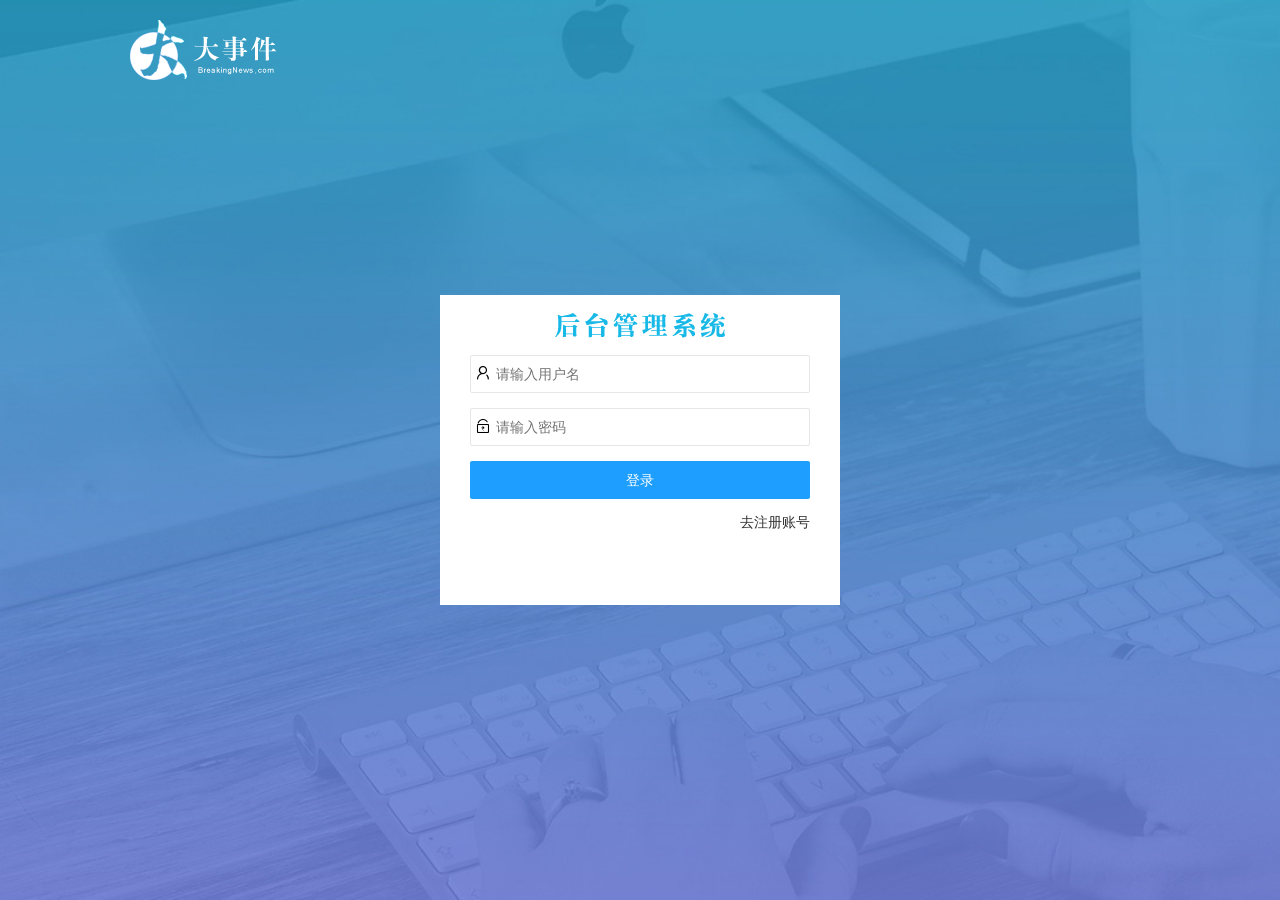
<file: index.html>
<!DOCTYPE html>
<html>

<head>
    <meta charset="utf-8">
    <meta name="viewport" content="width=device-width, initial-scale=1, maximum-scale=1">
    <title>117 首页</title>
    <link rel="stylesheet" href="./assets/lib/layui/css/layui.css">
    <link rel="stylesheet" href="./index/index.css">
</head>

<body class="layui-layout-body">
    <div class="layui-layout layui-layout-admin">
        <!-- 头部区域 -->
        <div class="layui-header">
            <!-- 左侧：图片 -->
            <div class="layui-logo">
                <img src="./assets/images/logo.png" alt="">
            </div>
            <!-- 右侧：个人菜单 -->
            <ul class="layui-nav layui-layout-right">
                <li class="layui-nav-item">
                    <a href="javascript:;" class="userinfo">
                        <span class="avatar">L</span>
                        <img src="http://t.cn/RCzsdCq" class="layui-nav-img"> 个人中心
                    </a>

                    <dl class="layui-nav-child">
                        <dd><a href="./user/info/info.html">基本资料</a></dd>
                        <dd><a href="">更换头像</a></dd>
                        <dd><a href="./user/repwd/repwd.html">重置密码</a></dd>
                    </dl>

                </li>

                <li class="layui-nav-item">
                    <a href="javascript:;" id="logout">
                        <i class="layui-icon layui-icon-logout"></i>退出
                    </a>
                </li>

            </ul>
        </div>


        <div class="layui-side layui-bg-black">
            <div class="layui-side-scroll">
                <!-- 左侧：顶部欢迎词 -->
                <div class="userinfo">
                    <span class="avatar">L</span>
                    <img src="http://t.cn/RCzsdCq" class="layui-nav-img"> 欢迎你
                    <span class="username">卢七爷</span>
                </div>

                <!-- 左侧：导航区-->
                <ul class="layui-nav layui-nav-tree" lay-filter="test" lay-shrink="all">
                    <!-- ***************************************************首页 -->
                    <li class="layui-nav-item layui-this">
                        <a href="./home/home.html" target="fm">
                            <i class="layui-icon layui-icon-home"></i>首页
                        </a>
                    </li>


                    <!-- ***************************************************文章管理 -->
                    <li class="layui-nav-item">

                        <a class="" href="javascript:;">
                            <i class="layui-icon layui-icon-form"></i>文章管理
                        </a>

                        <dl class="layui-nav-child">
                            <dd>
                                <a href="./article/category/category.html" target="fm">
                                    <i class="layui-icon layui-icon-app"></i>类别管理
                                </a>
                            </dd>


                            <dd>
                                <a href="./article/article.html" target="fm">
                                    <i class="layui-icon layui-icon-app"></i>文章列表
                                </a>
                            </dd>


                            <dd>
                                <a href="./article/publisher.html" target="fm">
                                    <i class="layui-icon layui-icon-app"></i>发表文章
                                </a>
                            </dd>
                        </dl>
                    </li>

                    <!-- *****************************************************个人中心 -->
                    <li class="layui-nav-item">


                        <a href="javascript:;">
                            <i class="layui-icon layui-icon-user"></i>个人中心
                        </a>


                        <dl class="layui-nav-child">

                            <dd>
                                <a href="./user/info/info.html" target="fm">
                                    <i class="layui-icon layui-icon-app"></i>基本资料
                                </a>
                            </dd>

                            <dd>
                                <a href="./user/repwd/repwd.html" target="fm">
                                    <i class="layui-icon layui-icon-app"></i> 重置密码
                                </a>
                            </dd>

                            <dd>
                                <a href="./user/avatar/avatar.html" target="fm">
                                    <i class="layui-icon layui-icon-app"></i>更换头像
                                </a>
                            </dd>
                        </dl>



                    </li>
                </ul>
            </div>
        </div>

        <div class="layui-body">
            <!-- 内容主体区域 -->
            <!-- <div style="padding: 15px;">内容主体区域</div> -->
            <iframe src="./home/home.html" name="fm" frameborder="0"></iframe>
        </div>

        <div class="layui-footer">
            <!-- 底部固定区域 -->
            © layui.com - 底部固定区域
        </div>
    </div>

</body>
<script src="./assets/lib/layui/layui.all.js"></script>
<script src="./assets/lib/jquery.js"></script>
<script src="./common.js"></script>
<script src="./index/index.js"></script>

</html>
</file>
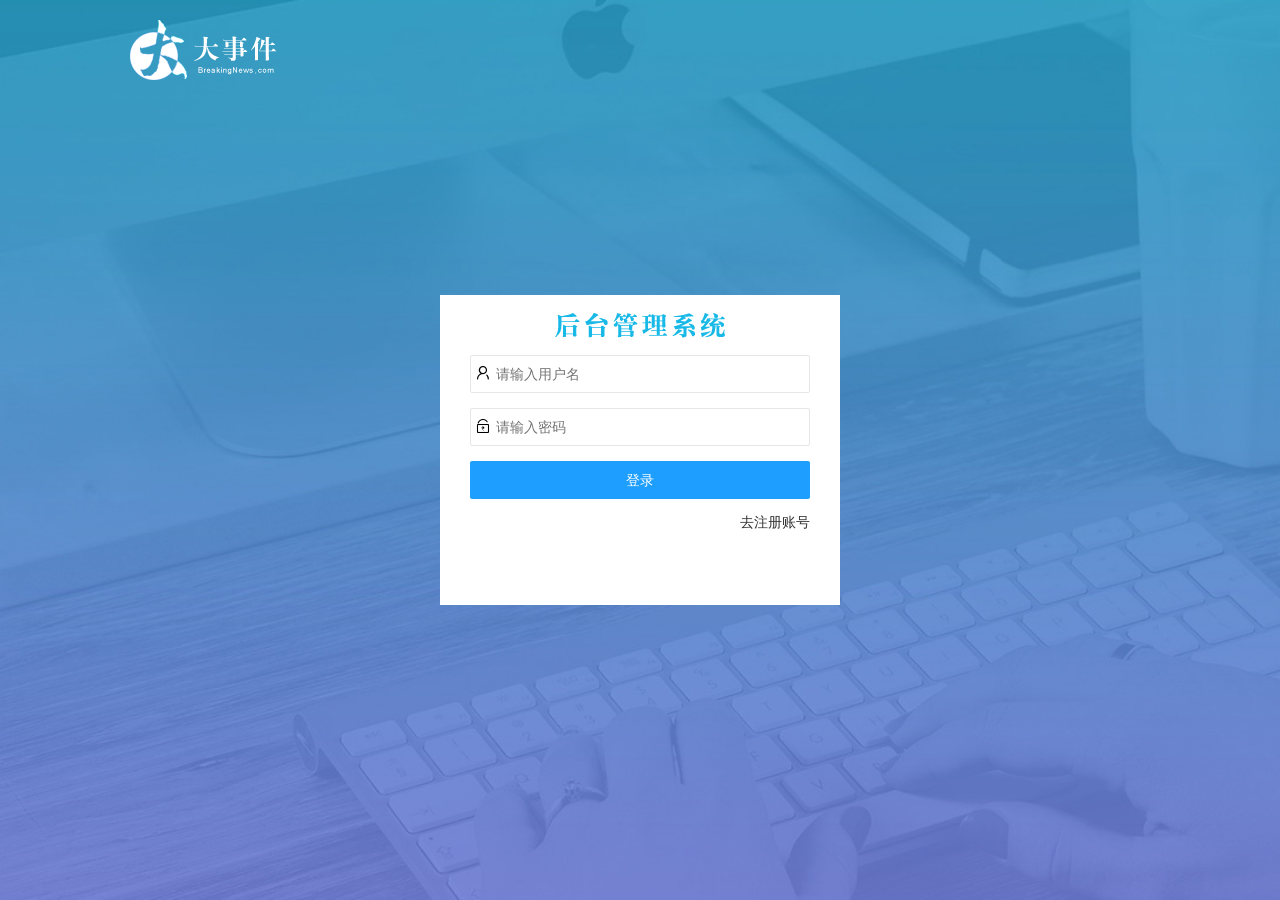
<file: login.html>
<!DOCTYPE html>
<html lang="en">

<head>
    <meta charset="UTF-8">
    <meta name="viewport" content="width=device-width, initial-scale=1.0">
    <title>login 登陆</title>
    <!-- 无论是css还是js，都需要先加载别人的css和js，最后加载自己的css和自己的js -->

    <!-- 加载css文件 -->
    <link rel="stylesheet" href="./assets/lib/layui/css/layui.css">
    <link rel="stylesheet" href="./login/login.css">


</head>

<body>
    <!-- logo -->
    <div id="logo">
        <img src="./assets/images/logo.png" />
    </div>


    <!-- 登录的盒子 start -->
    <div id="login">
        <!-- 盒子的标题 -->
        <div class="title"></div>
        <!-- 登录的表单 -->
        <form action="" class="layui-form">
            <!-- 第一行：用户名 -->
            <div class="layui-form-item">
                <i class="layui-icon layui-icon-username"></i>
                <input type="text" name="username" required lay-verify="required" placeholder="请输入用户名" autocomplete="off" class="layui-input">
            </div>
            <!-- 第二行：密码 -->
            <div class="layui-form-item">
                <i class="layui-icon layui-icon-password"></i>
                <input type="password" name="password" required lay-verify="required" placeholder="请输入密码" autocomplete="off" class="layui-input">
            </div>
            <!-- 第三行：按钮 -->
            <div class="layui-form-item">
                <button class="layui-btn layui-btn-fluid layui-bg-blue" lay-submit lay-filter="formDemo">登录</button>
            </div>
            <!-- 第四行：去注册账号 -->
            <div class="layui-form-item">
                <a href="javascript:;" id="goto-register">去注册账号</a>
            </div>
        </form>
    </div>






    <!-- 注册的盒子 start -->
    <div id="register">
        <!-- 盒子的标题 -->
        <div class="title"></div>

        <!-- 登录的表单 -->
        <form action="" class="layui-form">
            <!-- 第一行：用户名 -->
            <div class="layui-form-item">
                <i class="layui-icon layui-icon-username"></i>
                <input type="text" name="username" required lay-verify="required" placeholder="请输入用户名" autocomplete="off" class="layui-input">
            </div>


            <!-- 第二行：密码 -->
            <div class="layui-form-item">
                <i class="layui-icon layui-icon-password"></i>
                <input type="password" name="password" required lay-verify="required|changdu" placeholder="请输入密码" autocomplete="off" class="layui-input pwd">
            </div>


            <!-- 第三行：重复密码 -->
            <div class="layui-form-item">
                <i class="layui-icon layui-icon-password"></i>
                <input type="password" required lay-verify="required|changdu|same" placeholder="请再次输入密码" autocomplete="off" class="layui-input">
            </div>


            <!-- 第四行：按钮 -->
            <div class="layui-form-item">
                <button class="layui-btn layui-btn-fluid layui-bg-blue" lay-submit lay-filter="formDemo">注册</button>
            </div>
            <!-- 第无行：有账号，去登录 -->
            <div class="layui-form-item">
                <a href="javascript:;" id="goto-login">已有账号，去登录</a>
            </div>
        </form>
    </div>
</body>
<!-- 加载js文件 -->
<script src="./assets/lib/jquery.js"></script>
<script src="./assets/lib/layui/layui.all.js"></script>
<script src="./common.js"></script>
<script src="./login/login.js"></script>

</html>
</file>
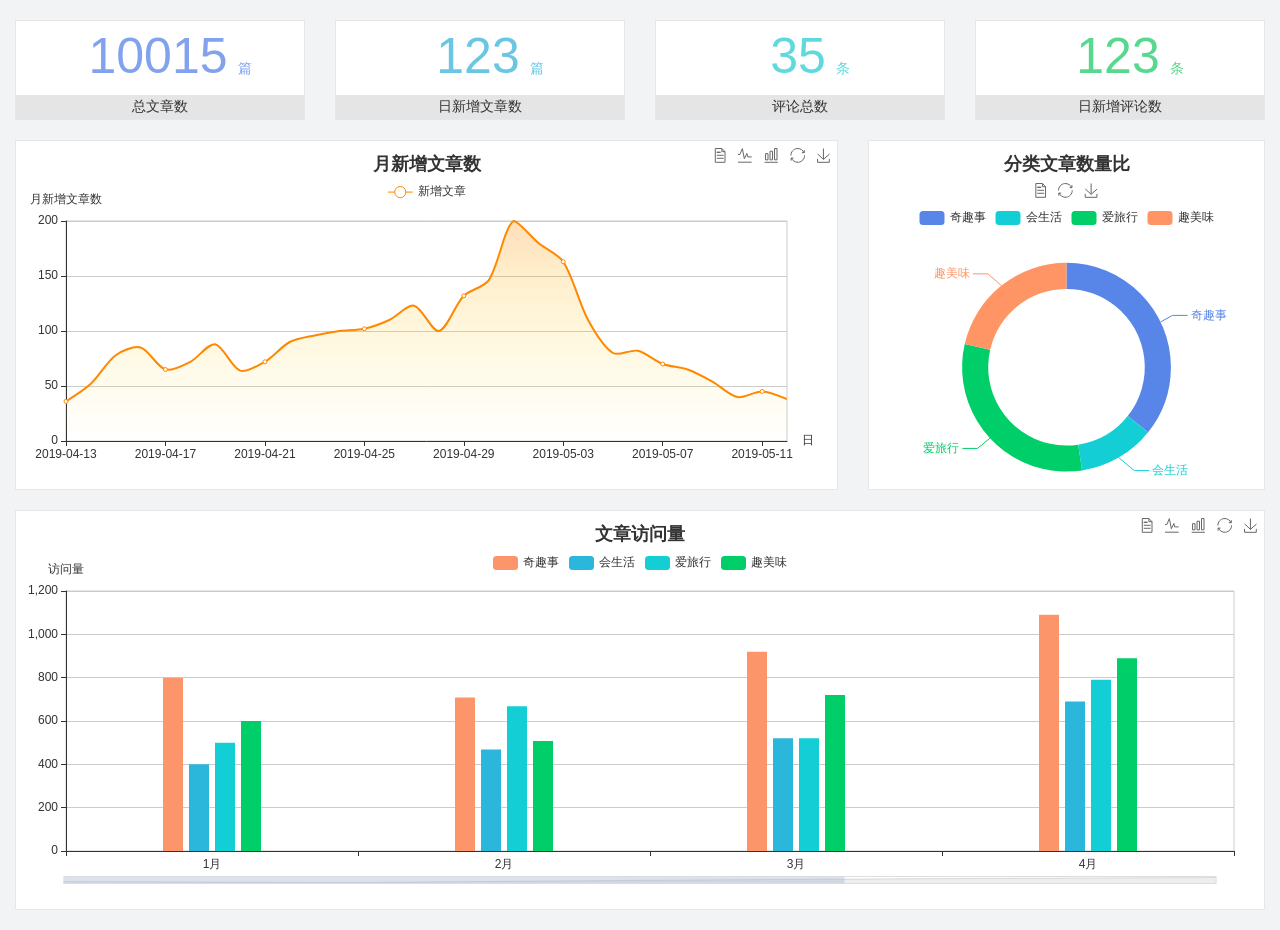
<file: home/home.html>
<!DOCTYPE html>
<html lang="en">

<head>
  <meta charset="UTF-8">
  <meta name="viewport" content="width=device-width, initial-scale=1.0">
  <meta http-equiv="X-UA-Compatible" content="ie=edge">
  <title>图表统计</title>
  <link rel="stylesheet" href="../assets/lib/bootstrap.css" />
  <link rel="stylesheet" href="./home.css" />
  <script src="../assets/lib/jquery.js"></script>
  <script type="text/javascript" src="../assets/lib/echarts.min.js"></script>
</head>

<body>
  <div class="container-fluid">
    <div class="row spannel_list">
      <div class="col-sm-3 col-xs-6">
        <div class="spannel">
          <em>10015</em><span>篇</span>
          <b>总文章数</b>
        </div>
      </div>
      <div class="col-sm-3 col-xs-6">
        <div class="spannel scolor01">
          <em>123</em><span>篇</span>
          <b>日新增文章数</b>
        </div>
      </div>
      <div class="col-sm-3 col-xs-6">
        <div class="spannel scolor02">
          <em>35</em><span>条</span>
          <b>评论总数</b>
        </div>
      </div>
      <div class="col-sm-3 col-xs-6">
        <div class="spannel scolor03">
          <em>123</em><span>条</span>
          <b>日新增评论数</b>
        </div>
      </div>
    </div>
  </div>

  <div class="container-fluid">
    <div class="row curve-pie">
      <div class="col-lg-8 col-md-8">
        <div class="gragh_pannel" id="curve_show"></div>
      </div>
      <div class="col-lg-4 col-md-4">
        <div class="gragh_pannel" id="pie_show"></div>
      </div>
    </div>
  </div>

  <div class="container-fluid">
    <div class="column_pannel" id="column_show"></div>
  </div>

</body>
<script src="./home.js"></script>

</html>
</file>
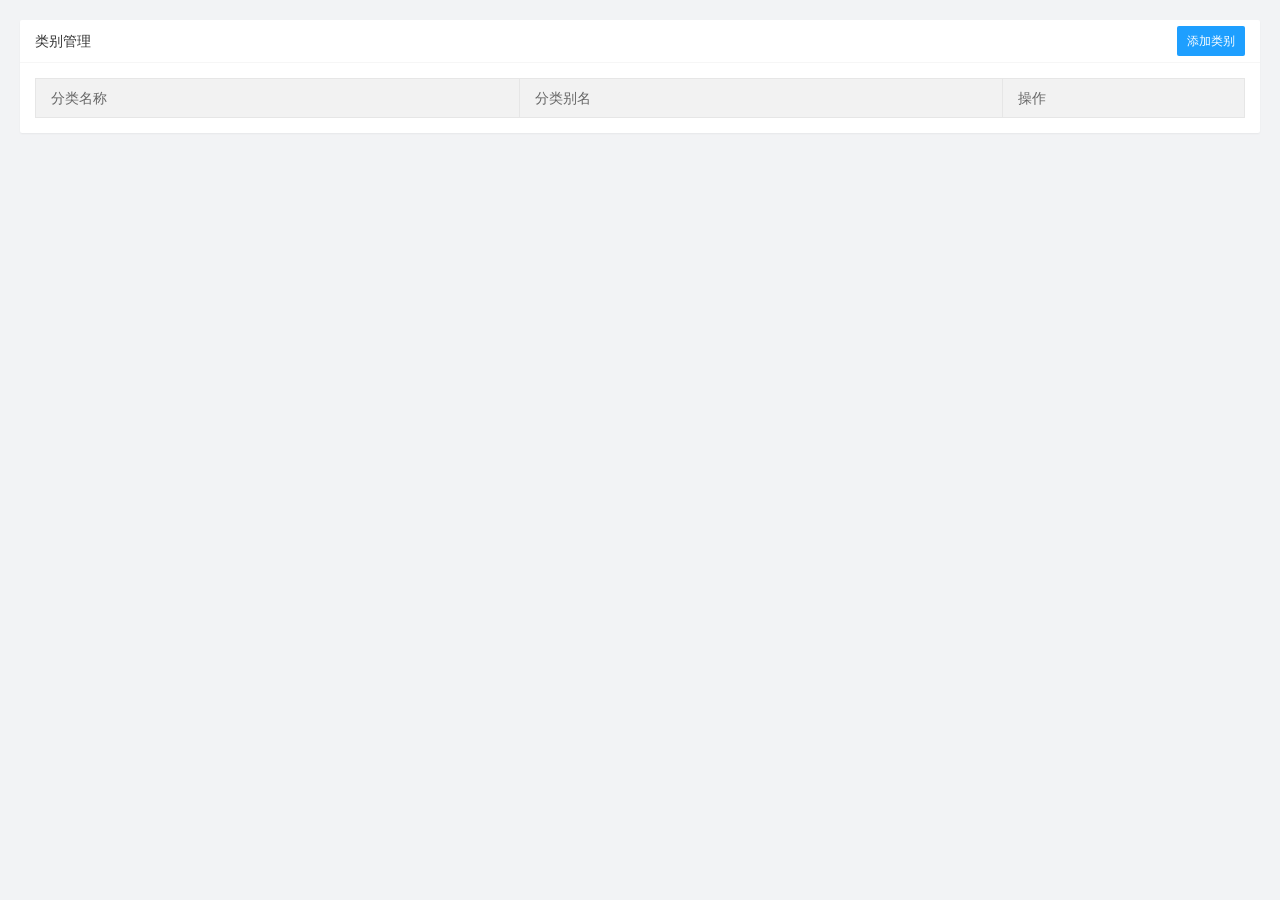
<file: article/category/category.html>
<!DOCTYPE html>
<html lang="en">

<head>
  <meta charset="UTF-8">
  <meta name="viewport" content="width=device-width, initial-scale=1.0">
  <title>Document</title>
  <link rel="stylesheet" href="../../assets/lib/layui/css/layui.css">
  <link rel="stylesheet" href="./category.css">
</head>

<body>

  <div class="layui-card">
    <div class="layui-card-header">
      类别管理
      <button type="button" class="layui-btn layui-btn-normal layui-btn-sm add">添加类别</button>
    </div>

    <div class="layui-card-body">
      <table class="layui-table">

        <!-- 规定列宽 -->
        <colgroup>
          <col width="40%">
          <col width="40%">
          <col>
        </colgroup>

        <thead>
          <tr>
            <th>分类名称</th>
            <th>分类别名</th>
            <th>操作</th>
          </tr>
        </thead>

        <tbody>



        </tbody>


      </table>
    </div>
  </div>
  <script src="../../assets/lib/jquery.js"></script>
  <script src="../../assets/lib/layui/layui.all.js"></script>
  <script src="../../common.js"></script>
  <script src="./category.js"></script>
</body>

</html>
</file>
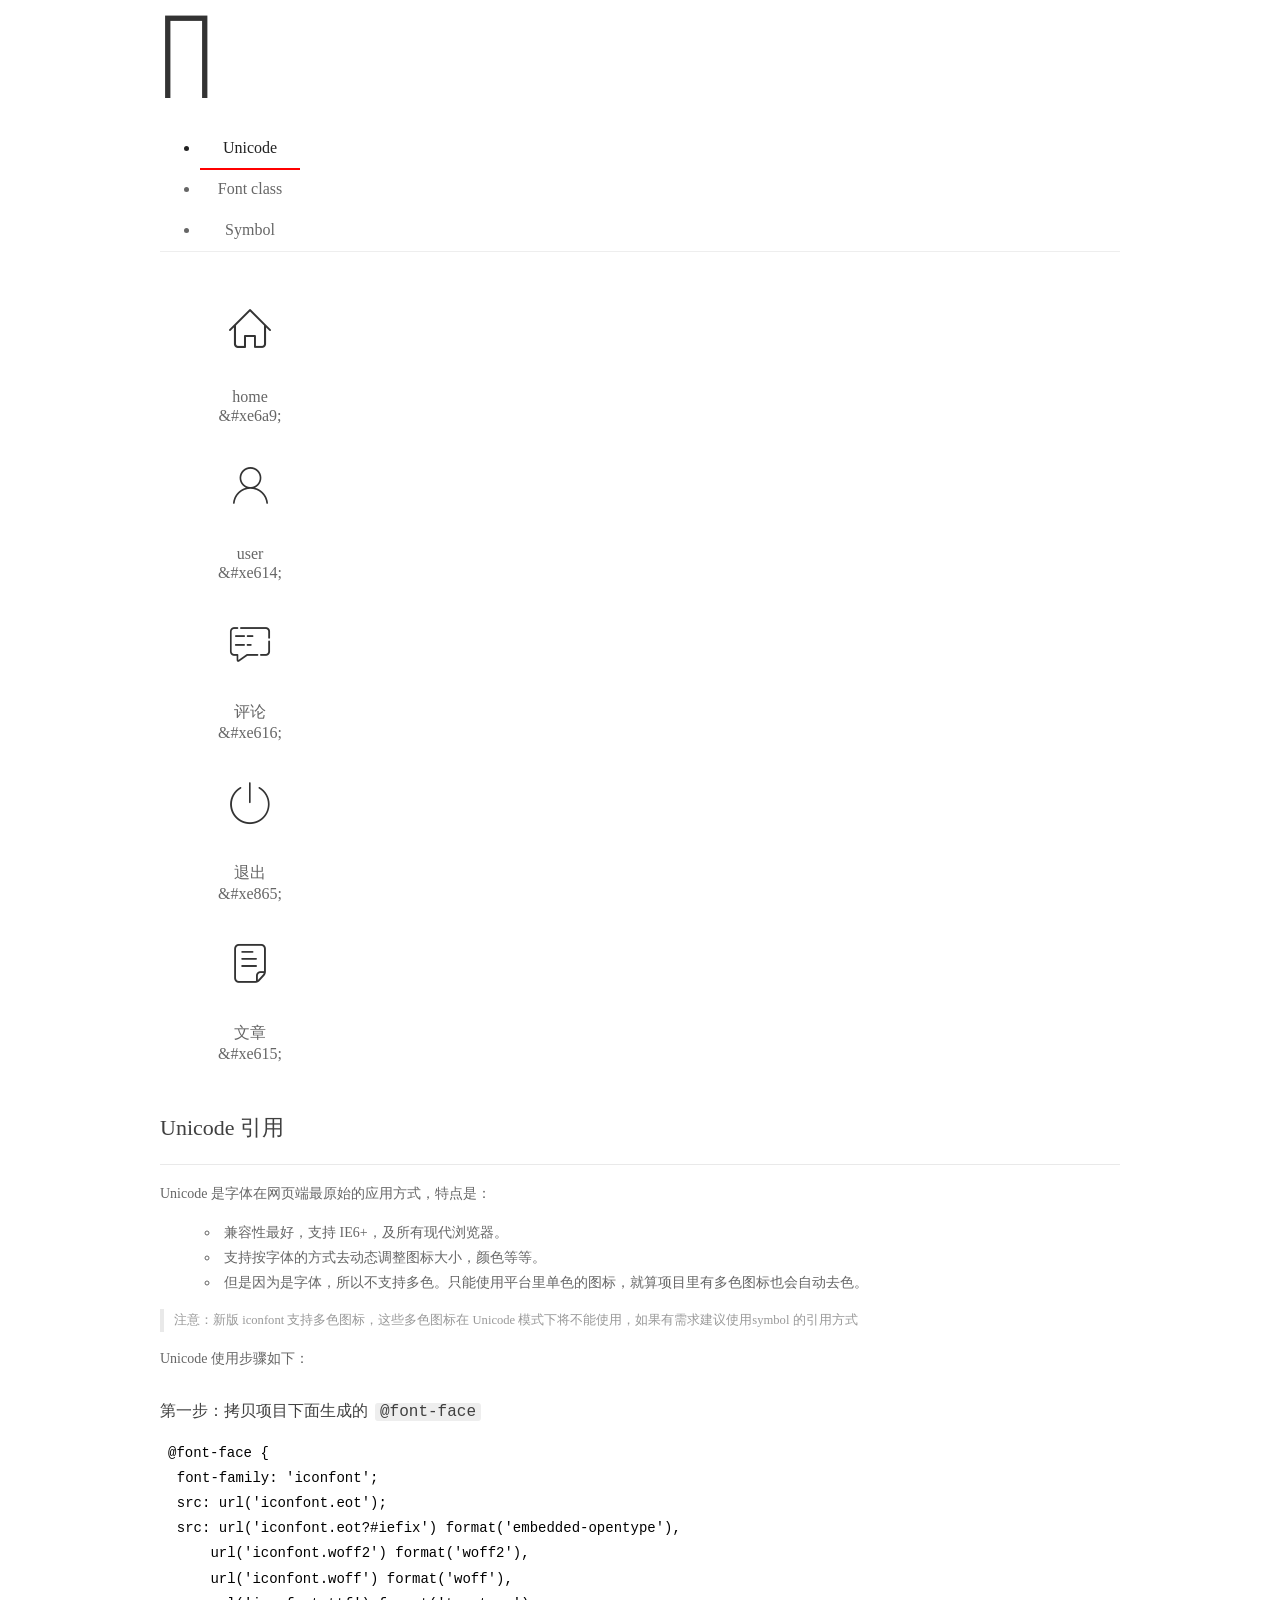
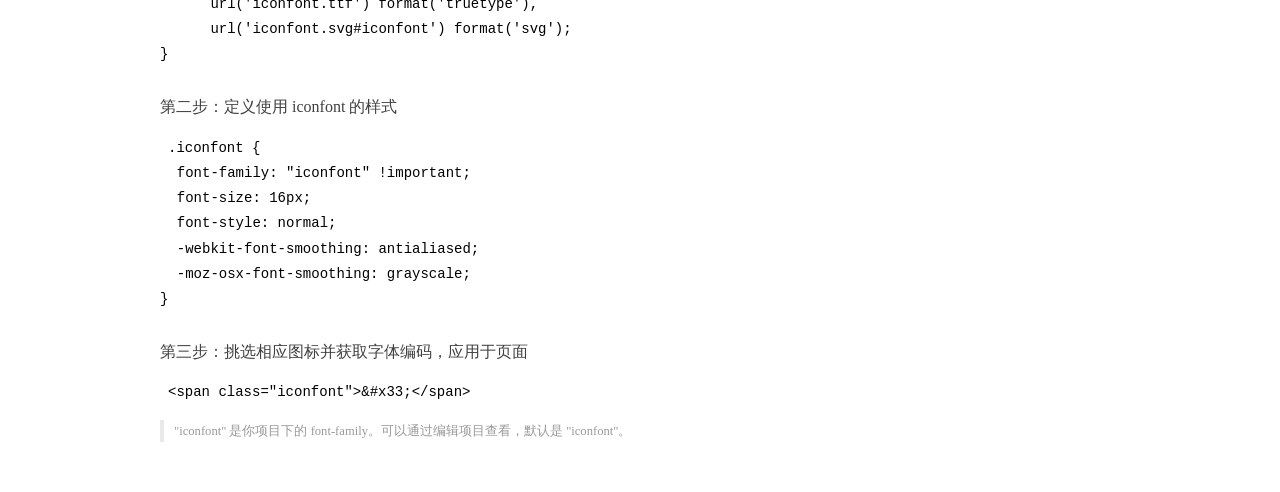
<file: assets/fonts/demo_index.html>
<!DOCTYPE html>
<html>
<head>
  <meta charset="utf-8"/>
  <title>IconFont Demo</title>
  <link rel="shortcut icon" href="https://gtms04.alicdn.com/tps/i4/TB1_oz6GVXXXXaFXpXXJDFnIXXX-64-64.ico" type="image/x-icon"/>
  <link rel="stylesheet" href="https://g.alicdn.com/thx/cube/1.3.2/cube.min.css">
  <link rel="stylesheet" href="demo.css">
  <link rel="stylesheet" href="iconfont.css">
  <script src="iconfont.js"></script>
  <!-- jQuery -->
  <script src="https://a1.alicdn.com/oss/uploads/2018/12/26/7bfddb60-08e8-11e9-9b04-53e73bb6408b.js"></script>
  <!-- 代码高亮 -->
  <script src="https://a1.alicdn.com/oss/uploads/2018/12/26/a3f714d0-08e6-11e9-8a15-ebf944d7534c.js"></script>
</head>
<body>
  <div class="main">
    <h1 class="logo"><a href="https://www.iconfont.cn/" title="iconfont 首页" target="_blank">&#xe86b;</a></h1>
    <div class="nav-tabs">
      <ul id="tabs" class="dib-box">
        <li class="dib active"><span>Unicode</span></li>
        <li class="dib"><span>Font class</span></li>
        <li class="dib"><span>Symbol</span></li>
      </ul>
      
    </div>
    <div class="tab-container">
      <div class="content unicode" style="display: block;">
          <ul class="icon_lists dib-box">
          
            <li class="dib">
              <span class="icon iconfont">&#xe6a9;</span>
                <div class="name">home</div>
                <div class="code-name">&amp;#xe6a9;</div>
              </li>
          
            <li class="dib">
              <span class="icon iconfont">&#xe614;</span>
                <div class="name">user</div>
                <div class="code-name">&amp;#xe614;</div>
              </li>
          
            <li class="dib">
              <span class="icon iconfont">&#xe616;</span>
                <div class="name">评论</div>
                <div class="code-name">&amp;#xe616;</div>
              </li>
          
            <li class="dib">
              <span class="icon iconfont">&#xe865;</span>
                <div class="name">退出</div>
                <div class="code-name">&amp;#xe865;</div>
              </li>
          
            <li class="dib">
              <span class="icon iconfont">&#xe615;</span>
                <div class="name">文章</div>
                <div class="code-name">&amp;#xe615;</div>
              </li>
          
          </ul>
          <div class="article markdown">
          <h2 id="unicode-">Unicode 引用</h2>
          <hr>

          <p>Unicode 是字体在网页端最原始的应用方式，特点是：</p>
          <ul>
            <li>兼容性最好，支持 IE6+，及所有现代浏览器。</li>
            <li>支持按字体的方式去动态调整图标大小，颜色等等。</li>
            <li>但是因为是字体，所以不支持多色。只能使用平台里单色的图标，就算项目里有多色图标也会自动去色。</li>
          </ul>
          <blockquote>
            <p>注意：新版 iconfont 支持多色图标，这些多色图标在 Unicode 模式下将不能使用，如果有需求建议使用symbol 的引用方式</p>
          </blockquote>
          <p>Unicode 使用步骤如下：</p>
          <h3 id="-font-face">第一步：拷贝项目下面生成的 <code>@font-face</code></h3>
<pre><code class="language-css"
>@font-face {
  font-family: 'iconfont';
  src: url('iconfont.eot');
  src: url('iconfont.eot?#iefix') format('embedded-opentype'),
      url('iconfont.woff2') format('woff2'),
      url('iconfont.woff') format('woff'),
      url('iconfont.ttf') format('truetype'),
      url('iconfont.svg#iconfont') format('svg');
}
</code></pre>
          <h3 id="-iconfont-">第二步：定义使用 iconfont 的样式</h3>
<pre><code class="language-css"
>.iconfont {
  font-family: "iconfont" !important;
  font-size: 16px;
  font-style: normal;
  -webkit-font-smoothing: antialiased;
  -moz-osx-font-smoothing: grayscale;
}
</code></pre>
          <h3 id="-">第三步：挑选相应图标并获取字体编码，应用于页面</h3>
<pre>
<code class="language-html"
>&lt;span class="iconfont"&gt;&amp;#x33;&lt;/span&gt;
</code></pre>
          <blockquote>
            <p>"iconfont" 是你项目下的 font-family。可以通过编辑项目查看，默认是 "iconfont"。</p>
          </blockquote>
          </div>
      </div>
      <div class="content font-class">
        <ul class="icon_lists dib-box">
          
          <li class="dib">
            <span class="icon iconfont icon-home"></span>
            <div class="name">
              home
            </div>
            <div class="code-name">.icon-home
            </div>
          </li>
          
          <li class="dib">
            <span class="icon iconfont icon-user"></span>
            <div class="name">
              user
            </div>
            <div class="code-name">.icon-user
            </div>
          </li>
          
          <li class="dib">
            <span class="icon iconfont icon-pinglun"></span>
            <div class="name">
              评论
            </div>
            <div class="code-name">.icon-pinglun
            </div>
          </li>
          
          <li class="dib">
            <span class="icon iconfont icon-tuichu"></span>
            <div class="name">
              退出
            </div>
            <div class="code-name">.icon-tuichu
            </div>
          </li>
          
          <li class="dib">
            <span class="icon iconfont icon-16"></span>
            <div class="name">
              文章
            </div>
            <div class="code-name">.icon-16
            </div>
          </li>
          
        </ul>
        <div class="article markdown">
        <h2 id="font-class-">font-class 引用</h2>
        <hr>

        <p>font-class 是 Unicode 使用方式的一种变种，主要是解决 Unicode 书写不直观，语意不明确的问题。</p>
        <p>与 Unicode 使用方式相比，具有如下特点：</p>
        <ul>
          <li>兼容性良好，支持 IE8+，及所有现代浏览器。</li>
          <li>相比于 Unicode 语意明确，书写更直观。可以很容易分辨这个 icon 是什么。</li>
          <li>因为使用 class 来定义图标，所以当要替换图标时，只需要修改 class 里面的 Unicode 引用。</li>
          <li>不过因为本质上还是使用的字体，所以多色图标还是不支持的。</li>
        </ul>
        <p>使用步骤如下：</p>
        <h3 id="-fontclass-">第一步：引入项目下面生成的 fontclass 代码：</h3>
<pre><code class="language-html">&lt;link rel="stylesheet" href="./iconfont.css"&gt;
</code></pre>
        <h3 id="-">第二步：挑选相应图标并获取类名，应用于页面：</h3>
<pre><code class="language-html">&lt;span class="iconfont icon-xxx"&gt;&lt;/span&gt;
</code></pre>
        <blockquote>
          <p>"
            iconfont" 是你项目下的 font-family。可以通过编辑项目查看，默认是 "iconfont"。</p>
        </blockquote>
      </div>
      </div>
      <div class="content symbol">
          <ul class="icon_lists dib-box">
          
            <li class="dib">
                <svg class="icon svg-icon" aria-hidden="true">
                  <use xlink:href="#icon-home"></use>
                </svg>
                <div class="name">home</div>
                <div class="code-name">#icon-home</div>
            </li>
          
            <li class="dib">
                <svg class="icon svg-icon" aria-hidden="true">
                  <use xlink:href="#icon-user"></use>
                </svg>
                <div class="name">user</div>
                <div class="code-name">#icon-user</div>
            </li>
          
            <li class="dib">
                <svg class="icon svg-icon" aria-hidden="true">
                  <use xlink:href="#icon-pinglun"></use>
                </svg>
                <div class="name">评论</div>
                <div class="code-name">#icon-pinglun</div>
            </li>
          
            <li class="dib">
                <svg class="icon svg-icon" aria-hidden="true">
                  <use xlink:href="#icon-tuichu"></use>
                </svg>
                <div class="name">退出</div>
                <div class="code-name">#icon-tuichu</div>
            </li>
          
            <li class="dib">
                <svg class="icon svg-icon" aria-hidden="true">
                  <use xlink:href="#icon-16"></use>
                </svg>
                <div class="name">文章</div>
                <div class="code-name">#icon-16</div>
            </li>
          
          </ul>
          <div class="article markdown">
          <h2 id="symbol-">Symbol 引用</h2>
          <hr>

          <p>这是一种全新的使用方式，应该说这才是未来的主流，也是平台目前推荐的用法。相关介绍可以参考这篇<a href="">文章</a>
            这种用法其实是做了一个 SVG 的集合，与另外两种相比具有如下特点：</p>
          <ul>
            <li>支持多色图标了，不再受单色限制。</li>
            <li>通过一些技巧，支持像字体那样，通过 <code>font-size</code>, <code>color</code> 来调整样式。</li>
            <li>兼容性较差，支持 IE9+，及现代浏览器。</li>
            <li>浏览器渲染 SVG 的性能一般，还不如 png。</li>
          </ul>
          <p>使用步骤如下：</p>
          <h3 id="-symbol-">第一步：引入项目下面生成的 symbol 代码：</h3>
<pre><code class="language-html">&lt;script src="./iconfont.js"&gt;&lt;/script&gt;
</code></pre>
          <h3 id="-css-">第二步：加入通用 CSS 代码（引入一次就行）：</h3>
<pre><code class="language-html">&lt;style&gt;
.icon {
  width: 1em;
  height: 1em;
  vertical-align: -0.15em;
  fill: currentColor;
  overflow: hidden;
}
&lt;/style&gt;
</code></pre>
          <h3 id="-">第三步：挑选相应图标并获取类名，应用于页面：</h3>
<pre><code class="language-html">&lt;svg class="icon" aria-hidden="true"&gt;
  &lt;use xlink:href="#icon-xxx"&gt;&lt;/use&gt;
&lt;/svg&gt;
</code></pre>
          </div>
      </div>

    </div>
  </div>
  <script>
  $(document).ready(function () {
      $('.tab-container .content:first').show()

      $('#tabs li').click(function (e) {
        var tabContent = $('.tab-container .content')
        var index = $(this).index()

        if ($(this).hasClass('active')) {
          return
        } else {
          $('#tabs li').removeClass('active')
          $(this).addClass('active')

          tabContent.hide().eq(index).fadeIn()
        }
      })
    })
  </script>
</body>
</html>
</file>
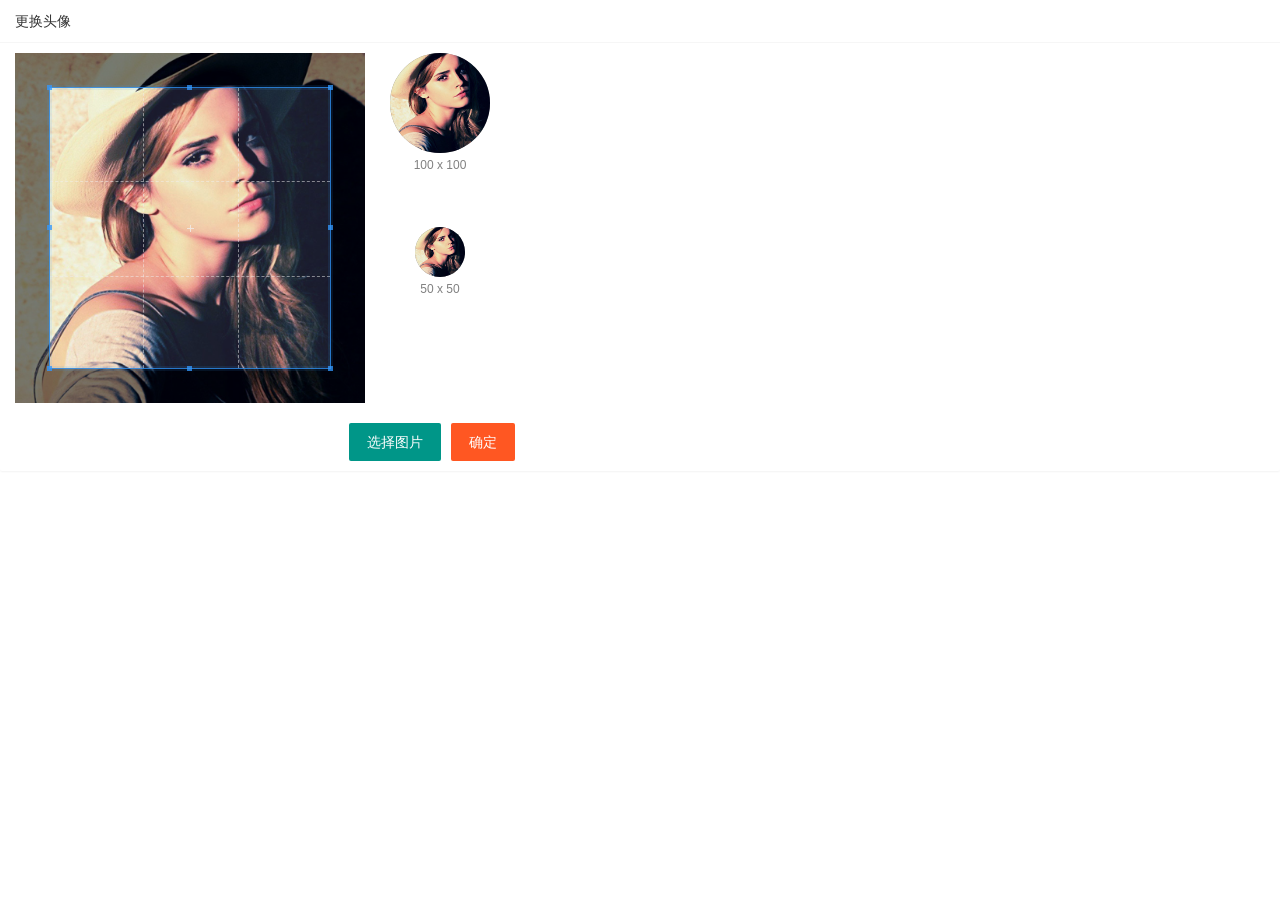
<file: user/avatar/avatar.html>
<!DOCTYPE html>
<html lang="en">

<head>
    <meta charset="UTF-8">
    <meta name="viewport" content="width=device-width, initial-scale=1.0">
    <title>Document</title>
    <link rel="stylesheet" href="../../assets/lib/layui/css/layui.css">
    <link rel="stylesheet" href="../../assets/lib/cropper/cropper.css">
    <link rel="stylesheet" href="./avatar.css">
</head>

<body>

    <div class="layui-card">
        <div class="layui-card-header">更换头像</div>
        <div class="layui-card-body">
            <!-- 第一行的图片裁剪和预览区域 -->
            <div class="row1">
                <!-- 图片裁剪区域 -->


                <div class="cropper-box">
                    <!-- 这个 img 标签很重要，将来会把它初始化为裁剪区域 -->
                    <img id="image" src="../../assets/images/sample.jpg" />
                </div>




                <!-- 图片的预览区域 -->
                <div class="preview-box">
                    <div>
                        <!-- 宽高为 100px 的预览区域 -->
                        <div class="img-preview w100"></div>
                        <p class="size">100 x 100</p>
                    </div>
                    <div>
                        <!-- 宽高为 50px 的预览区域 -->
                        <div class="img-preview w50"></div>
                        <p class="size">50 x 50</p>
                    </div>
                </div>
            </div>

            <!-- 第二行的按钮区域 -->
            <div class="row2">
                <input type="file" id="file" style="display: none;">
                <button type="button" class="layui-btn select">选择图片</button>
                <button type="button" class="layui-btn layui-btn-danger sure">确定</button>
            </div>
        </div>
    </div>


</body>
<!-- JQ -->
<script src="../../assets/lib/jquery.js"></script>

<!-- Cropper -->
<script src="../../assets/lib/cropper/Cropper.js"></script>
<script src="../../assets/lib/cropper/jquery-cropper.js"></script>

<!-- layUI -->
<script src="../../assets/lib/layui/layui.all.js"></script>
<script src="../../common.js"></script>
<script src="./avatar.js"></script>

</html>
</file>
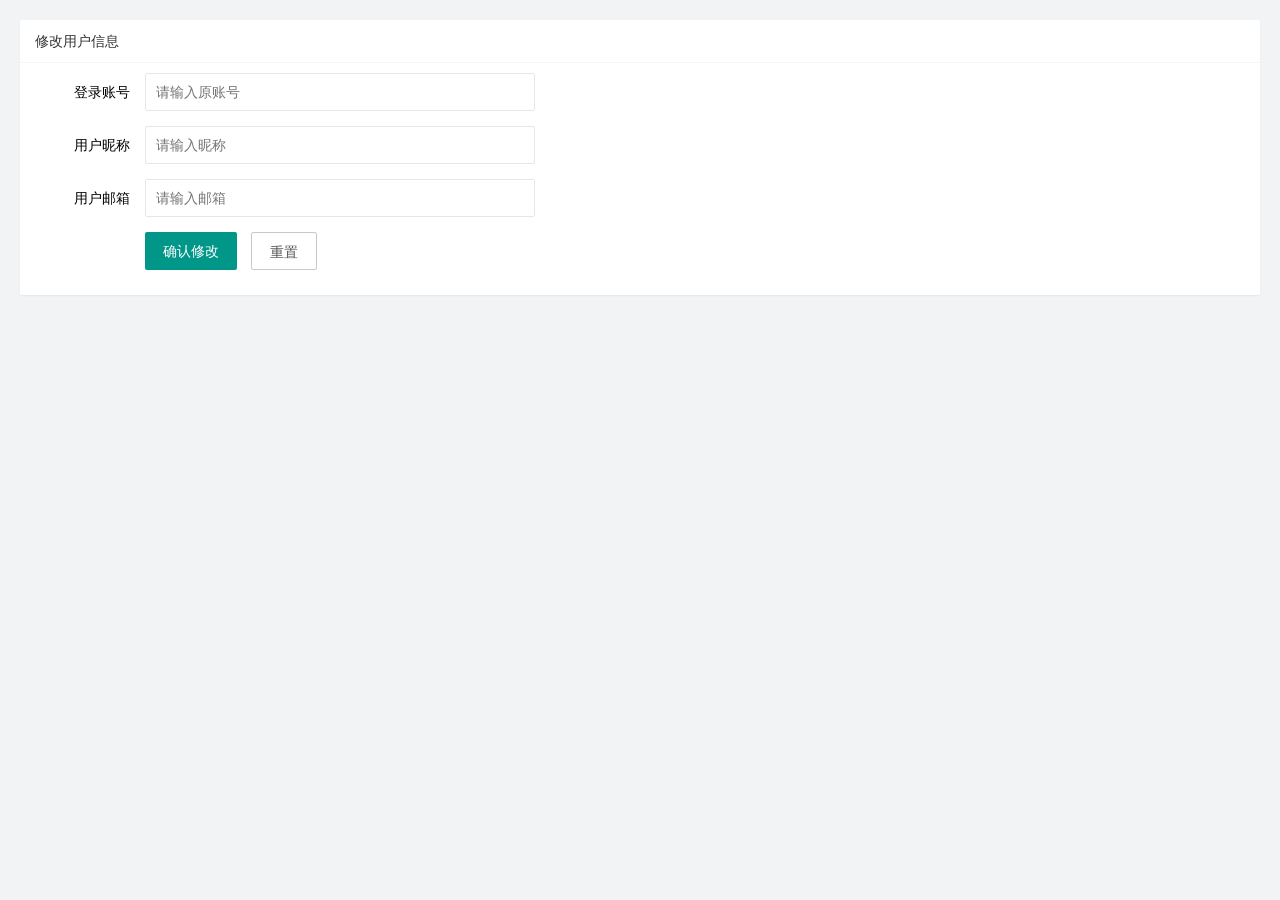
<file: user/info/info.html>
<!DOCTYPE html>
<html lang="en">

<head>
    <meta charset="UTF-8">
    <meta name="viewport" content="width=device-width, initial-scale=1.0">
    <title>Document</title>
    <link rel="stylesheet" href="../../assets/lib/layui/css/layui.css">
    <link rel="stylesheet" href="./info.css">
</head>

<body>

    <div class="layui-card">
        <div class="layui-card-header">修改用户信息</div>
        <div class="layui-card-body">
            <form class="layui-form" action="" lay-filter="user">
                <!-- 第一行：登录账号 -->
                <div class="layui-form-item">
                    <label class="layui-form-label">登录账号</label>
                    <div class="layui-input-block">
                        <input type="text" name="username" disabled required lay-verify="required" placeholder="请输入原账号" autocomplete="off" class="layui-input">
                    </div>
                </div>

                <!-- 第二行：用户昵称 -->
                <div class="layui-form-item">
                    <label class="layui-form-label">用户昵称</label>
                    <div class="layui-input-block">
                        <input type="text" name="nickname" required lay-verify="required" placeholder="请输入昵称" autocomplete="off" class="layui-input">
                    </div>
                </div>

                <!-- 第三行：用户邮箱 -->
                <div class="layui-form-item">
                    <label class="layui-form-label">用户邮箱</label>
                    <div class="layui-input-block">
                        <input type="text" name="email" required lay-verify="required|email" placeholder="请输入邮箱" autocomplete="off" class="layui-input">
                    </div>
                </div>

                <!-- 第四行: 按钮 -->
                <div class="layui-form-item">
                    <div class="layui-input-block">
                        <input type="hidden" name="id">
                        <button class="layui-btn" lay-submit lay-filter="formDemo">确认修改</button>
                        <button type="reset" class="layui-btn layui-btn-primary">重置</button>
                    </div>
                </div>
            </form>
        </div>
    </div>

    <script src="../../assets/lib/jquery.js"></script>
    <script src="../../assets/lib/layui/layui.all.js"></script>
    <script src="../../common.js"></script>
    <script src="./info.js"></script>
</body>

</html>
</file>
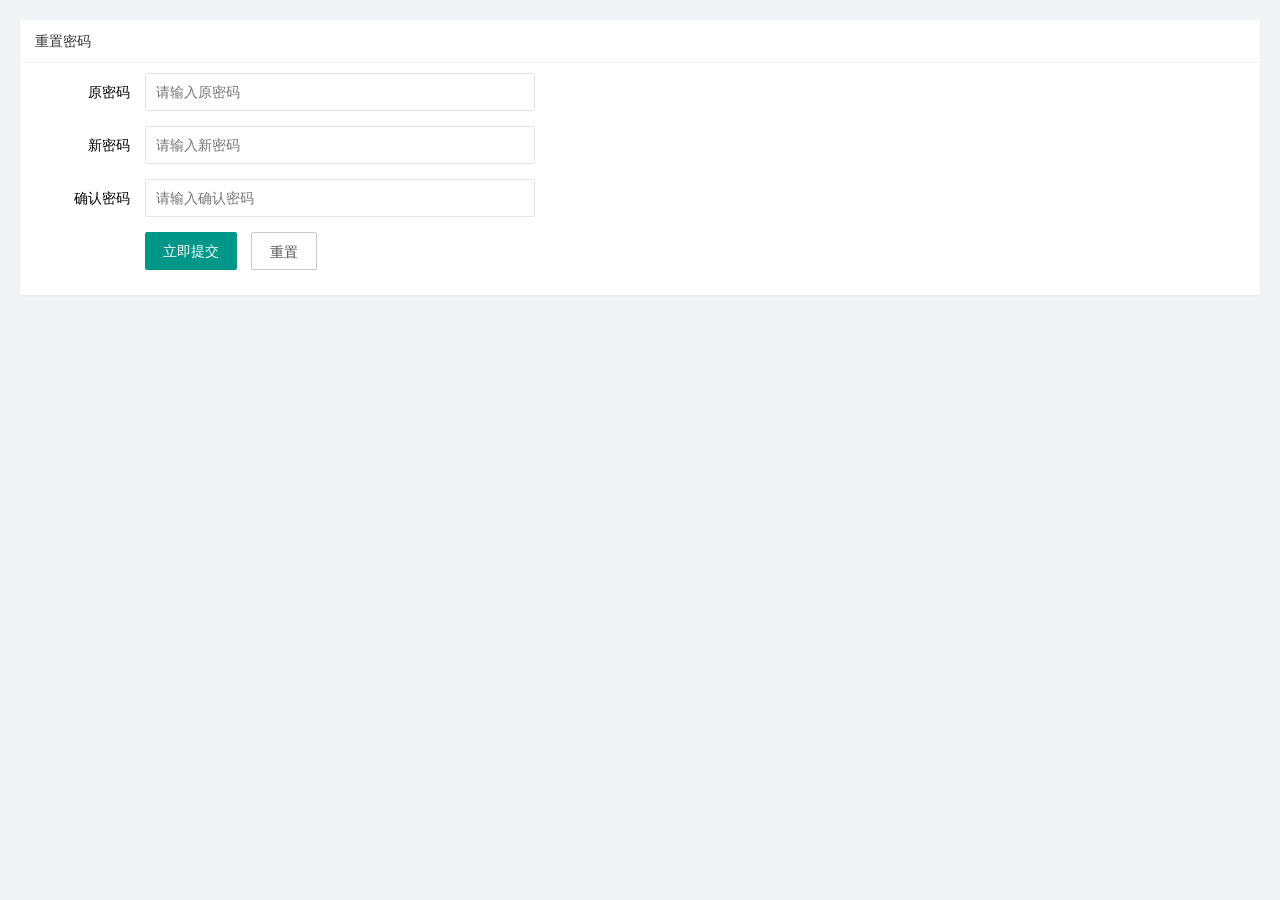
<file: user/repwd/repwd.html>
<!DOCTYPE html>
<html lang="en">

<head>
  <meta charset="UTF-8">
  <meta name="viewport" content="width=device-width, initial-scale=1.0">
  <title>Document</title>
  <link rel="stylesheet" href="../../assets/lib/layui/css/layui.css">
  <link rel="stylesheet" href="./repwd.css">
</head>

<body>

  <div class="layui-card">
    <div class="layui-card-header">重置密码</div>
    <div class="layui-card-body">
      <form class="layui-form" action="">
        <!-- 第一行：原密码 -->
        <div class="layui-form-item">
          <label class="layui-form-label">原密码</label>
          <div class="layui-input-block">
            <input type="password" name="oldPwd" required lay-verify="required|len" placeholder="请输入原密码" autocomplete="off" class="layui-input oldPwd">
          </div>
        </div>

        <!-- 第二行：新密码 -->
        <div class="layui-form-item">
          <label class="layui-form-label">新密码</label>
          <div class="layui-input-block">
            <input type="password" name="newPwd" required lay-verify="required|len|diff" placeholder="请输入新密码" autocomplete="off" class="layui-input newPwd">
          </div>
        </div>

        <!-- 第三行：重复密码 -->
        <div class="layui-form-item">
          <label class="layui-form-label">确认密码</label>
          <div class="layui-input-block">
            <input type="password" required lay-verify="required|len|same" placeholder="请输入确认密码" autocomplete="off" class="layui-input rePwd">
          </div>
        </div>

        <!-- 第四行: 按钮 -->
        <div class="layui-form-item">
          <div class="layui-input-block">
            <button class="layui-btn" lay-submit lay-filter="formDemo">立即提交</button>
            <button type="reset" class="layui-btn layui-btn-primary">重置</button>
          </div>
        </div>
      </form>
    </div>
  </div>

  <script src="../../assets/lib/jquery.js"></script>
  <script src="../../assets/lib/layui/layui.all.js"></script>
  <script src="../../common.js"></script>
  <script src="./repwd.js"></script>
</body>

</html>
</file>
<file: assets/lib/layui/css/layui.css>
/** layui-v2.5.6 MIT License By https://www.layui.com */
 .layui-inline,img{display:inline-block;vertical-align:middle}h1,h2,h3,h4,h5,h6{font-weight:400}.layui-edge,.layui-header,.layui-inline,.layui-main{position:relative}.layui-body,.layui-edge,.layui-elip{overflow:hidden}.layui-btn,.layui-edge,.layui-inline,img{vertical-align:middle}.layui-btn,.layui-disabled,.layui-icon,.layui-unselect{-moz-user-select:none;-webkit-user-select:none;-ms-user-select:none}.layui-elip,.layui-form-checkbox span,.layui-form-pane .layui-form-label{text-overflow:ellipsis;white-space:nowrap}.layui-breadcrumb,.layui-tree-btnGroup{visibility:hidden}blockquote,body,button,dd,div,dl,dt,form,h1,h2,h3,h4,h5,h6,input,li,ol,p,pre,td,textarea,th,ul{margin:0;padding:0;-webkit-tap-highlight-color:rgba(0,0,0,0)}a:active,a:hover{outline:0}img{border:none}li{list-style:none}table{border-collapse:collapse;border-spacing:0}h4,h5,h6{font-size:100%}button,input,optgroup,option,select,textarea{font-family:inherit;font-size:inherit;font-style:inherit;font-weight:inherit;outline:0}pre{white-space:pre-wrap;white-space:-moz-pre-wrap;white-space:-pre-wrap;white-space:-o-pre-wrap;word-wrap:break-word}body{line-height:24px;font:14px Helvetica Neue,Helvetica,PingFang SC,Tahoma,Arial,sans-serif}hr{height:1px;margin:10px 0;border:0;clear:both}a{color:#333;text-decoration:none}a:hover{color:#777}a cite{font-style:normal;*cursor:pointer}.layui-border-box,.layui-border-box *{box-sizing:border-box}.layui-box,.layui-box *{box-sizing:content-box}.layui-clear{clear:both;*zoom:1}.layui-clear:after{content:'\20';clear:both;*zoom:1;display:block;height:0}.layui-inline{*display:inline;*zoom:1}.layui-edge{display:inline-block;width:0;height:0;border-width:6px;border-style:dashed;border-color:transparent}.layui-edge-top{top:-4px;border-bottom-color:#999;border-bottom-style:solid}.layui-edge-right{border-left-color:#999;border-left-style:solid}.layui-edge-bottom{top:2px;border-top-color:#999;border-top-style:solid}.layui-edge-left{border-right-color:#999;border-right-style:solid}.layui-disabled,.layui-disabled:hover{color:#d2d2d2!important;cursor:not-allowed!important}.layui-circle{border-radius:100%}.layui-show{display:block!important}.layui-hide{display:none!important}@font-face{font-family:layui-icon;src:url(../font/iconfont.eot?v=256);src:url(../font/iconfont.eot?v=256#iefix) format('embedded-opentype'),url(../font/iconfont.woff2?v=256) format('woff2'),url(../font/iconfont.woff?v=256) format('woff'),url(../font/iconfont.ttf?v=256) format('truetype'),url(../font/iconfont.svg?v=256#layui-icon) format('svg')}.layui-icon{font-family:layui-icon!important;font-size:16px;font-style:normal;-webkit-font-smoothing:antialiased;-moz-osx-font-smoothing:grayscale}.layui-icon-reply-fill:before{content:"\e611"}.layui-icon-set-fill:before{content:"\e614"}.layui-icon-menu-fill:before{content:"\e60f"}.layui-icon-search:before{content:"\e615"}.layui-icon-share:before{content:"\e641"}.layui-icon-set-sm:before{content:"\e620"}.layui-icon-engine:before{content:"\e628"}.layui-icon-close:before{content:"\1006"}.layui-icon-close-fill:before{content:"\1007"}.layui-icon-chart-screen:before{content:"\e629"}.layui-icon-star:before{content:"\e600"}.layui-icon-circle-dot:before{content:"\e617"}.layui-icon-chat:before{content:"\e606"}.layui-icon-release:before{content:"\e609"}.layui-icon-list:before{content:"\e60a"}.layui-icon-chart:before{content:"\e62c"}.layui-icon-ok-circle:before{content:"\1005"}.layui-icon-layim-theme:before{content:"\e61b"}.layui-icon-table:before{content:"\e62d"}.layui-icon-right:before{content:"\e602"}.layui-icon-left:before{content:"\e603"}.layui-icon-cart-simple:before{content:"\e698"}.layui-icon-face-cry:before{content:"\e69c"}.layui-icon-face-smile:before{content:"\e6af"}.layui-icon-survey:before{content:"\e6b2"}.layui-icon-tree:before{content:"\e62e"}.layui-icon-ie:before{content:"\e7bb"}.layui-icon-upload-circle:before{content:"\e62f"}.layui-icon-add-circle:before{content:"\e61f"}.layui-icon-download-circle:before{content:"\e601"}.layui-icon-templeate-1:before{content:"\e630"}.layui-icon-util:before{content:"\e631"}.layui-icon-face-surprised:before{content:"\e664"}.layui-icon-edit:before{content:"\e642"}.layui-icon-speaker:before{content:"\e645"}.layui-icon-down:before{content:"\e61a"}.layui-icon-file:before{content:"\e621"}.layui-icon-layouts:before{content:"\e632"}.layui-icon-rate-half:before{content:"\e6c9"}.layui-icon-add-circle-fine:before{content:"\e608"}.layui-icon-prev-circle:before{content:"\e633"}.layui-icon-read:before{content:"\e705"}.layui-icon-404:before{content:"\e61c"}.layui-icon-carousel:before{content:"\e634"}.layui-icon-help:before{content:"\e607"}.layui-icon-code-circle:before{content:"\e635"}.layui-icon-windows:before{content:"\e67f"}.layui-icon-water:before{content:"\e636"}.layui-icon-username:before{content:"\e66f"}.layui-icon-find-fill:before{content:"\e670"}.layui-icon-about:before{content:"\e60b"}.layui-icon-location:before{content:"\e715"}.layui-icon-up:before{content:"\e619"}.layui-icon-pause:before{content:"\e651"}.layui-icon-date:before{content:"\e637"}.layui-icon-layim-uploadfile:before{content:"\e61d"}.layui-icon-delete:before{content:"\e640"}.layui-icon-play:before{content:"\e652"}.layui-icon-top:before{content:"\e604"}.layui-icon-firefox:before{content:"\e686"}.layui-icon-friends:before{content:"\e612"}.layui-icon-refresh-3:before{content:"\e9aa"}.layui-icon-ok:before{content:"\e605"}.layui-icon-layer:before{content:"\e638"}.layui-icon-face-smile-fine:before{content:"\e60c"}.layui-icon-dollar:before{content:"\e659"}.layui-icon-group:before{content:"\e613"}.layui-icon-layim-download:before{content:"\e61e"}.layui-icon-picture-fine:before{content:"\e60d"}.layui-icon-link:before{content:"\e64c"}.layui-icon-diamond:before{content:"\e735"}.layui-icon-log:before{content:"\e60e"}.layui-icon-key:before{content:"\e683"}.layui-icon-rate-solid:before{content:"\e67a"}.layui-icon-fonts-del:before{content:"\e64f"}.layui-icon-unlink:before{content:"\e64d"}.layui-icon-fonts-clear:before{content:"\e639"}.layui-icon-triangle-r:before{content:"\e623"}.layui-icon-circle:before{content:"\e63f"}.layui-icon-radio:before{content:"\e643"}.layui-icon-align-center:before{content:"\e647"}.layui-icon-align-right:before{content:"\e648"}.layui-icon-align-left:before{content:"\e649"}.layui-icon-loading-1:before{content:"\e63e"}.layui-icon-return:before{content:"\e65c"}.layui-icon-fonts-strong:before{content:"\e62b"}.layui-icon-upload:before{content:"\e67c"}.layui-icon-dialogue:before{content:"\e63a"}.layui-icon-video:before{content:"\e6ed"}.layui-icon-headset:before{content:"\e6fc"}.layui-icon-cellphone-fine:before{content:"\e63b"}.layui-icon-add-1:before{content:"\e654"}.layui-icon-face-smile-b:before{content:"\e650"}.layui-icon-fonts-html:before{content:"\e64b"}.layui-icon-screen-full:before{content:"\e622"}.layui-icon-form:before{content:"\e63c"}.layui-icon-cart:before{content:"\e657"}.layui-icon-camera-fill:before{content:"\e65d"}.layui-icon-tabs:before{content:"\e62a"}.layui-icon-heart-fill:before{content:"\e68f"}.layui-icon-fonts-code:before{content:"\e64e"}.layui-icon-ios:before{content:"\e680"}.layui-icon-at:before{content:"\e687"}.layui-icon-fire:before{content:"\e756"}.layui-icon-set:before{content:"\e716"}.layui-icon-fonts-u:before{content:"\e646"}.layui-icon-triangle-d:before{content:"\e625"}.layui-icon-tips:before{content:"\e702"}.layui-icon-picture:before{content:"\e64a"}.layui-icon-more-vertical:before{content:"\e671"}.layui-icon-bluetooth:before{content:"\e689"}.layui-icon-flag:before{content:"\e66c"}.layui-icon-loading:before{content:"\e63d"}.layui-icon-fonts-i:before{content:"\e644"}.layui-icon-refresh-1:before{content:"\e666"}.layui-icon-rmb:before{content:"\e65e"}.layui-icon-addition:before{content:"\e624"}.layui-icon-home:before{content:"\e68e"}.layui-icon-time:before{content:"\e68d"}.layui-icon-user:before{content:"\e770"}.layui-icon-notice:before{content:"\e667"}.layui-icon-chrome:before{content:"\e68a"}.layui-icon-edge:before{content:"\e68b"}.layui-icon-login-weibo:before{content:"\e675"}.layui-icon-voice:before{content:"\e688"}.layui-icon-upload-drag:before{content:"\e681"}.layui-icon-login-qq:before{content:"\e676"}.layui-icon-snowflake:before{content:"\e6b1"}.layui-icon-heart:before{content:"\e68c"}.layui-icon-logout:before{content:"\e682"}.layui-icon-file-b:before{content:"\e655"}.layui-icon-template:before{content:"\e663"}.layui-icon-transfer:before{content:"\e691"}.layui-icon-auz:before{content:"\e672"}.layui-icon-console:before{content:"\e665"}.layui-icon-app:before{content:"\e653"}.layui-icon-prev:before{content:"\e65a"}.layui-icon-website:before{content:"\e7ae"}.layui-icon-next:before{content:"\e65b"}.layui-icon-component:before{content:"\e857"}.layui-icon-android:before{content:"\e684"}.layui-icon-more:before{content:"\e65f"}.layui-icon-login-wechat:before{content:"\e677"}.layui-icon-shrink-right:before{content:"\e668"}.layui-icon-spread-left:before{content:"\e66b"}.layui-icon-camera:before{content:"\e660"}.layui-icon-note:before{content:"\e66e"}.layui-icon-refresh:before{content:"\e669"}.layui-icon-female:before{content:"\e661"}.layui-icon-male:before{content:"\e662"}.layui-icon-screen-restore:before{content:"\e758"}.layui-icon-password:before{content:"\e673"}.layui-icon-senior:before{content:"\e674"}.layui-icon-theme:before{content:"\e66a"}.layui-icon-tread:before{content:"\e6c5"}.layui-icon-praise:before{content:"\e6c6"}.layui-icon-star-fill:before{content:"\e658"}.layui-icon-rate:before{content:"\e67b"}.layui-icon-template-1:before{content:"\e656"}.layui-icon-vercode:before{content:"\e679"}.layui-icon-service:before{content:"\e626"}.layui-icon-cellphone:before{content:"\e678"}.layui-icon-print:before{content:"\e66d"}.layui-icon-cols:before{content:"\e610"}.layui-icon-wifi:before{content:"\e7e0"}.layui-icon-export:before{content:"\e67d"}.layui-icon-rss:before{content:"\e808"}.layui-icon-slider:before{content:"\e714"}.layui-icon-email:before{content:"\e618"}.layui-icon-subtraction:before{content:"\e67e"}.layui-icon-mike:before{content:"\e6dc"}.layui-icon-light:before{content:"\e748"}.layui-icon-gift:before{content:"\e627"}.layui-icon-mute:before{content:"\e685"}.layui-icon-reduce-circle:before{content:"\e616"}.layui-icon-music:before{content:"\e690"}.layui-main{width:1140px;margin:0 auto}.layui-header{z-index:1000;height:60px}.layui-header a:hover{transition:all .5s;-webkit-transition:all .5s}.layui-side{position:fixed;left:0;top:0;bottom:0;z-index:999;width:200px;overflow-x:hidden}.layui-side-scroll{position:relative;width:220px;height:100%;overflow-x:hidden}.layui-body{position:absolute;left:200px;right:0;top:0;bottom:0;z-index:998;width:auto;overflow-y:auto;box-sizing:border-box}.layui-layout-body{overflow:hidden}.layui-layout-admin .layui-header{background-color:#23262E}.layui-layout-admin .layui-side{top:60px;width:200px;overflow-x:hidden}.layui-layout-admin .layui-body{position:fixed;top:60px;bottom:44px}.layui-layout-admin .layui-main{width:auto;margin:0 15px}.layui-layout-admin .layui-footer{position:fixed;left:200px;right:0;bottom:0;height:44px;line-height:44px;padding:0 15px;background-color:#eee}.layui-layout-admin .layui-logo{position:absolute;left:0;top:0;width:200px;height:100%;line-height:60px;text-align:center;color:#009688;font-size:16px}.layui-layout-admin .layui-header .layui-nav{background:0 0}.layui-layout-left{position:absolute!important;left:200px;top:0}.layui-layout-right{position:absolute!important;right:0;top:0}.layui-container{position:relative;margin:0 auto;padding:0 15px;box-sizing:border-box}.layui-fluid{position:relative;margin:0 auto;padding:0 15px}.layui-row:after,.layui-row:before{content:'';display:block;clear:both}.layui-col-lg1,.layui-col-lg10,.layui-col-lg11,.layui-col-lg12,.layui-col-lg2,.layui-col-lg3,.layui-col-lg4,.layui-col-lg5,.layui-col-lg6,.layui-col-lg7,.layui-col-lg8,.layui-col-lg9,.layui-col-md1,.layui-col-md10,.layui-col-md11,.layui-col-md12,.layui-col-md2,.layui-col-md3,.layui-col-md4,.layui-col-md5,.layui-col-md6,.layui-col-md7,.layui-col-md8,.layui-col-md9,.layui-col-sm1,.layui-col-sm10,.layui-col-sm11,.layui-col-sm12,.layui-col-sm2,.layui-col-sm3,.layui-col-sm4,.layui-col-sm5,.layui-col-sm6,.layui-col-sm7,.layui-col-sm8,.layui-col-sm9,.layui-col-xs1,.layui-col-xs10,.layui-col-xs11,.layui-col-xs12,.layui-col-xs2,.layui-col-xs3,.layui-col-xs4,.layui-col-xs5,.layui-col-xs6,.layui-col-xs7,.layui-col-xs8,.layui-col-xs9{position:relative;display:block;box-sizing:border-box}.layui-col-xs1,.layui-col-xs10,.layui-col-xs11,.layui-col-xs12,.layui-col-xs2,.layui-col-xs3,.layui-col-xs4,.layui-col-xs5,.layui-col-xs6,.layui-col-xs7,.layui-col-xs8,.layui-col-xs9{float:left}.layui-col-xs1{width:8.33333333%}.layui-col-xs2{width:16.66666667%}.layui-col-xs3{width:25%}.layui-col-xs4{width:33.33333333%}.layui-col-xs5{width:41.66666667%}.layui-col-xs6{width:50%}.layui-col-xs7{width:58.33333333%}.layui-col-xs8{width:66.66666667%}.layui-col-xs9{width:75%}.layui-col-xs10{width:83.33333333%}.layui-col-xs11{width:91.66666667%}.layui-col-xs12{width:100%}.layui-col-xs-offset1{margin-left:8.33333333%}.layui-col-xs-offset2{margin-left:16.66666667%}.layui-col-xs-offset3{margin-left:25%}.layui-col-xs-offset4{margin-left:33.33333333%}.layui-col-xs-offset5{margin-left:41.66666667%}.layui-col-xs-offset6{margin-left:50%}.layui-col-xs-offset7{margin-left:58.33333333%}.layui-col-xs-offset8{margin-left:66.66666667%}.layui-col-xs-offset9{margin-left:75%}.layui-col-xs-offset10{margin-left:83.33333333%}.layui-col-xs-offset11{margin-left:91.66666667%}.layui-col-xs-offset12{margin-left:100%}@media screen and (max-width:768px){.layui-hide-xs{display:none!important}.layui-show-xs-block{display:block!important}.layui-show-xs-inline{display:inline!important}.layui-show-xs-inline-block{display:inline-block!important}}@media screen and (min-width:768px){.layui-container{width:750px}.layui-hide-sm{display:none!important}.layui-show-sm-block{display:block!important}.layui-show-sm-inline{display:inline!important}.layui-show-sm-inline-block{display:inline-block!important}.layui-col-sm1,.layui-col-sm10,.layui-col-sm11,.layui-col-sm12,.layui-col-sm2,.layui-col-sm3,.layui-col-sm4,.layui-col-sm5,.layui-col-sm6,.layui-col-sm7,.layui-col-sm8,.layui-col-sm9{float:left}.layui-col-sm1{width:8.33333333%}.layui-col-sm2{width:16.66666667%}.layui-col-sm3{width:25%}.layui-col-sm4{width:33.33333333%}.layui-col-sm5{width:41.66666667%}.layui-col-sm6{width:50%}.layui-col-sm7{width:58.33333333%}.layui-col-sm8{width:66.66666667%}.layui-col-sm9{width:75%}.layui-col-sm10{width:83.33333333%}.layui-col-sm11{width:91.66666667%}.layui-col-sm12{width:100%}.layui-col-sm-offset1{margin-left:8.33333333%}.layui-col-sm-offset2{margin-left:16.66666667%}.layui-col-sm-offset3{margin-left:25%}.layui-col-sm-offset4{margin-left:33.33333333%}.layui-col-sm-offset5{margin-left:41.66666667%}.layui-col-sm-offset6{margin-left:50%}.layui-col-sm-offset7{margin-left:58.33333333%}.layui-col-sm-offset8{margin-left:66.66666667%}.layui-col-sm-offset9{margin-left:75%}.layui-col-sm-offset10{margin-left:83.33333333%}.layui-col-sm-offset11{margin-left:91.66666667%}.layui-col-sm-offset12{margin-left:100%}}@media screen and (min-width:992px){.layui-container{width:970px}.layui-hide-md{display:none!important}.layui-show-md-block{display:block!important}.layui-show-md-inline{display:inline!important}.layui-show-md-inline-block{display:inline-block!important}.layui-col-md1,.layui-col-md10,.layui-col-md11,.layui-col-md12,.layui-col-md2,.layui-col-md3,.layui-col-md4,.layui-col-md5,.layui-col-md6,.layui-col-md7,.layui-col-md8,.layui-col-md9{float:left}.layui-col-md1{width:8.33333333%}.layui-col-md2{width:16.66666667%}.layui-col-md3{width:25%}.layui-col-md4{width:33.33333333%}.layui-col-md5{width:41.66666667%}.layui-col-md6{width:50%}.layui-col-md7{width:58.33333333%}.layui-col-md8{width:66.66666667%}.layui-col-md9{width:75%}.layui-col-md10{width:83.33333333%}.layui-col-md11{width:91.66666667%}.layui-col-md12{width:100%}.layui-col-md-offset1{margin-left:8.33333333%}.layui-col-md-offset2{margin-left:16.66666667%}.layui-col-md-offset3{margin-left:25%}.layui-col-md-offset4{margin-left:33.33333333%}.layui-col-md-offset5{margin-left:41.66666667%}.layui-col-md-offset6{margin-left:50%}.layui-col-md-offset7{margin-left:58.33333333%}.layui-col-md-offset8{margin-left:66.66666667%}.layui-col-md-offset9{margin-left:75%}.layui-col-md-offset10{margin-left:83.33333333%}.layui-col-md-offset11{margin-left:91.66666667%}.layui-col-md-offset12{margin-left:100%}}@media screen and (min-width:1200px){.layui-container{width:1170px}.layui-hide-lg{display:none!important}.layui-show-lg-block{display:block!important}.layui-show-lg-inline{display:inline!important}.layui-show-lg-inline-block{display:inline-block!important}.layui-col-lg1,.layui-col-lg10,.layui-col-lg11,.layui-col-lg12,.layui-col-lg2,.layui-col-lg3,.layui-col-lg4,.layui-col-lg5,.layui-col-lg6,.layui-col-lg7,.layui-col-lg8,.layui-col-lg9{float:left}.layui-col-lg1{width:8.33333333%}.layui-col-lg2{width:16.66666667%}.layui-col-lg3{width:25%}.layui-col-lg4{width:33.33333333%}.layui-col-lg5{width:41.66666667%}.layui-col-lg6{width:50%}.layui-col-lg7{width:58.33333333%}.layui-col-lg8{width:66.66666667%}.layui-col-lg9{width:75%}.layui-col-lg10{width:83.33333333%}.layui-col-lg11{width:91.66666667%}.layui-col-lg12{width:100%}.layui-col-lg-offset1{margin-left:8.33333333%}.layui-col-lg-offset2{margin-left:16.66666667%}.layui-col-lg-offset3{margin-left:25%}.layui-col-lg-offset4{margin-left:33.33333333%}.layui-col-lg-offset5{margin-left:41.66666667%}.layui-col-lg-offset6{margin-left:50%}.layui-col-lg-offset7{margin-left:58.33333333%}.layui-col-lg-offset8{margin-left:66.66666667%}.layui-col-lg-offset9{margin-left:75%}.layui-col-lg-offset10{margin-left:83.33333333%}.layui-col-lg-offset11{margin-left:91.66666667%}.layui-col-lg-offset12{margin-left:100%}}.layui-col-space1{margin:-.5px}.layui-col-space1>*{padding:.5px}.layui-col-space2{margin:-1px}.layui-col-space2>*{padding:1px}.layui-col-space4{margin:-2px}.layui-col-space4>*{padding:2px}.layui-col-space5{margin:-2.5px}.layui-col-space5>*{padding:2.5px}.layui-col-space6{margin:-3px}.layui-col-space6>*{padding:3px}.layui-col-space8{margin:-4px}.layui-col-space8>*{padding:4px}.layui-col-space10{margin:-5px}.layui-col-space10>*{padding:5px}.layui-col-space12{margin:-6px}.layui-col-space12>*{padding:6px}.layui-col-space14{margin:-7px}.layui-col-space14>*{padding:7px}.layui-col-space15{margin:-7.5px}.layui-col-space15>*{padding:7.5px}.layui-col-space16{margin:-8px}.layui-col-space16>*{padding:8px}.layui-col-space18{margin:-9px}.layui-col-space18>*{padding:9px}.layui-col-space20{margin:-10px}.layui-col-space20>*{padding:10px}.layui-col-space22{margin:-11px}.layui-col-space22>*{padding:11px}.layui-col-space24{margin:-12px}.layui-col-space24>*{padding:12px}.layui-col-space25{margin:-12.5px}.layui-col-space25>*{padding:12.5px}.layui-col-space26{margin:-13px}.layui-col-space26>*{padding:13px}.layui-col-space28{margin:-14px}.layui-col-space28>*{padding:14px}.layui-col-space30{margin:-15px}.layui-col-space30>*{padding:15px}.layui-btn,.layui-input,.layui-select,.layui-textarea,.layui-upload-button{outline:0;-webkit-appearance:none;transition:all .3s;-webkit-transition:all .3s;box-sizing:border-box}.layui-elem-quote{margin-bottom:10px;padding:15px;line-height:22px;border-left:5px solid #009688;border-radius:0 2px 2px 0;background-color:#f2f2f2}.layui-quote-nm{border-style:solid;border-width:1px 1px 1px 5px;background:0 0}.layui-elem-field{margin-bottom:10px;padding:0;border-width:1px;border-style:solid}.layui-elem-field legend{margin-left:20px;padding:0 10px;font-size:20px;font-weight:300}.layui-field-title{margin:10px 0 20px;border-width:1px 0 0}.layui-field-box{padding:10px 15px}.layui-field-title .layui-field-box{padding:10px 0}.layui-progress{position:relative;height:6px;border-radius:20px;background-color:#e2e2e2}.layui-progress-bar{position:absolute;left:0;top:0;width:0;max-width:100%;height:6px;border-radius:20px;text-align:right;background-color:#5FB878;transition:all .3s;-webkit-transition:all .3s}.layui-progress-big,.layui-progress-big .layui-progress-bar{height:18px;line-height:18px}.layui-progress-text{position:relative;top:-20px;line-height:18px;font-size:12px;color:#666}.layui-progress-big .layui-progress-text{position:static;padding:0 10px;color:#fff}.layui-collapse{border-width:1px;border-style:solid;border-radius:2px}.layui-colla-content,.layui-colla-item{border-top-width:1px;border-top-style:solid}.layui-colla-item:first-child{border-top:none}.layui-colla-title{position:relative;height:42px;line-height:42px;padding:0 15px 0 35px;color:#333;background-color:#f2f2f2;cursor:pointer;font-size:14px;overflow:hidden}.layui-colla-content{display:none;padding:10px 15px;line-height:22px;color:#666}.layui-colla-icon{position:absolute;left:15px;top:0;font-size:14px}.layui-card{margin-bottom:15px;border-radius:2px;background-color:#fff;box-shadow:0 1px 2px 0 rgba(0,0,0,.05)}.layui-card:last-child{margin-bottom:0}.layui-card-header{position:relative;height:42px;line-height:42px;padding:0 15px;border-bottom:1px solid #f6f6f6;color:#333;border-radius:2px 2px 0 0;font-size:14px}.layui-bg-black,.layui-bg-blue,.layui-bg-cyan,.layui-bg-green,.layui-bg-orange,.layui-bg-red{color:#fff!important}.layui-card-body{position:relative;padding:10px 15px;line-height:24px}.layui-card-body[pad15]{padding:15px}.layui-card-body[pad20]{padding:20px}.layui-card-body .layui-table{margin:5px 0}.layui-card .layui-tab{margin:0}.layui-panel-window{position:relative;padding:15px;border-radius:0;border-top:5px solid #E6E6E6;background-color:#fff}.layui-auxiliar-moving{position:fixed;left:0;right:0;top:0;bottom:0;width:100%;height:100%;background:0 0;z-index:9999999999}.layui-form-label,.layui-form-mid,.layui-form-select,.layui-input-block,.layui-input-inline,.layui-textarea{position:relative}.layui-bg-red{background-color:#FF5722!important}.layui-bg-orange{background-color:#FFB800!important}.layui-bg-green{background-color:#009688!important}.layui-bg-cyan{background-color:#2F4056!important}.layui-bg-blue{background-color:#1E9FFF!important}.layui-bg-black{background-color:#393D49!important}.layui-bg-gray{background-color:#eee!important;color:#666!important}.layui-badge-rim,.layui-colla-content,.layui-colla-item,.layui-collapse,.layui-elem-field,.layui-form-pane .layui-form-item[pane],.layui-form-pane .layui-form-label,.layui-input,.layui-layedit,.layui-layedit-tool,.layui-quote-nm,.layui-select,.layui-tab-bar,.layui-tab-card,.layui-tab-title,.layui-tab-title .layui-this:after,.layui-textarea{border-color:#e6e6e6}.layui-timeline-item:before,hr{background-color:#e6e6e6}.layui-text{line-height:22px;font-size:14px;color:#666}.layui-text h1,.layui-text h2,.layui-text h3{font-weight:500;color:#333}.layui-text h1{font-size:30px}.layui-text h2{font-size:24px}.layui-text h3{font-size:18px}.layui-text a:not(.layui-btn){color:#01AAED}.layui-text a:not(.layui-btn):hover{text-decoration:underline}.layui-text ul{padding:5px 0 5px 15px}.layui-text ul li{margin-top:5px;list-style-type:disc}.layui-text em,.layui-word-aux{color:#999!important;padding:0 5px!important}.layui-btn{display:inline-block;height:38px;line-height:38px;padding:0 18px;background-color:#009688;color:#fff;white-space:nowrap;text-align:center;font-size:14px;border:none;border-radius:2px;cursor:pointer}.layui-btn:hover{opacity:.8;filter:alpha(opacity=80);color:#fff}.layui-btn:active{opacity:1;filter:alpha(opacity=100)}.layui-btn+.layui-btn{margin-left:10px}.layui-btn-container{font-size:0}.layui-btn-container .layui-btn{margin-right:10px;margin-bottom:10px}.layui-btn-container .layui-btn+.layui-btn{margin-left:0}.layui-table .layui-btn-container .layui-btn{margin-bottom:9px}.layui-btn-radius{border-radius:100px}.layui-btn .layui-icon{margin-right:3px;font-size:18px;vertical-align:bottom;vertical-align:middle\9}.layui-btn-primary{border:1px solid #C9C9C9;background-color:#fff;color:#555}.layui-btn-primary:hover{border-color:#009688;color:#333}.layui-btn-normal{background-color:#1E9FFF}.layui-btn-warm{background-color:#FFB800}.layui-btn-danger{background-color:#FF5722}.layui-btn-checked{background-color:#5FB878}.layui-btn-disabled,.layui-btn-disabled:active,.layui-btn-disabled:hover{border:1px solid #e6e6e6;background-color:#FBFBFB;color:#C9C9C9;cursor:not-allowed;opacity:1}.layui-btn-lg{height:44px;line-height:44px;padding:0 25px;font-size:16px}.layui-btn-sm{height:30px;line-height:30px;padding:0 10px;font-size:12px}.layui-btn-sm i{font-size:16px!important}.layui-btn-xs{height:22px;line-height:22px;padding:0 5px;font-size:12px}.layui-btn-xs i{font-size:14px!important}.layui-btn-group{display:inline-block;vertical-align:middle;font-size:0}.layui-btn-group .layui-btn{margin-left:0!important;margin-right:0!important;border-left:1px solid rgba(255,255,255,.5);border-radius:0}.layui-btn-group .layui-btn-primary{border-left:none}.layui-btn-group .layui-btn-primary:hover{border-color:#C9C9C9;color:#009688}.layui-btn-group .layui-btn:first-child{border-left:none;border-radius:2px 0 0 2px}.layui-btn-group .layui-btn-primary:first-child{border-left:1px solid #c9c9c9}.layui-btn-group .layui-btn:last-child{border-radius:0 2px 2px 0}.layui-btn-group .layui-btn+.layui-btn{margin-left:0}.layui-btn-group+.layui-btn-group{margin-left:10px}.layui-btn-fluid{width:100%}.layui-input,.layui-select,.layui-textarea{height:38px;line-height:1.3;line-height:38px\9;border-width:1px;border-style:solid;background-color:#fff;border-radius:2px}.layui-input::-webkit-input-placeholder,.layui-select::-webkit-input-placeholder,.layui-textarea::-webkit-input-placeholder{line-height:1.3}.layui-input,.layui-textarea{display:block;width:100%;padding-left:10px}.layui-input:hover,.layui-textarea:hover{border-color:#D2D2D2!important}.layui-input:focus,.layui-textarea:focus{border-color:#C9C9C9!important}.layui-textarea{min-height:100px;height:auto;line-height:20px;padding:6px 10px;resize:vertical}.layui-select{padding:0 10px}.layui-form input[type=checkbox],.layui-form input[type=radio],.layui-form select{display:none}.layui-form [lay-ignore]{display:initial}.layui-form-item{margin-bottom:15px;clear:both;*zoom:1}.layui-form-item:after{content:'\20';clear:both;*zoom:1;display:block;height:0}.layui-form-label{float:left;display:block;padding:9px 15px;width:80px;font-weight:400;line-height:20px;text-align:right}.layui-form-label-col{display:block;float:none;padding:9px 0;line-height:20px;text-align:left}.layui-form-item .layui-inline{margin-bottom:5px;margin-right:10px}.layui-input-block{margin-left:110px;min-height:36px}.layui-input-inline{display:inline-block;vertical-align:middle}.layui-form-item .layui-input-inline{float:left;width:190px;margin-right:10px}.layui-form-text .layui-input-inline{width:auto}.layui-form-mid{float:left;display:block;padding:9px 0!important;line-height:20px;margin-right:10px}.layui-form-danger+.layui-form-select .layui-input,.layui-form-danger:focus{border-color:#FF5722!important}.layui-form-select .layui-input{padding-right:30px;cursor:pointer}.layui-form-select .layui-edge{position:absolute;right:10px;top:50%;margin-top:-3px;cursor:pointer;border-width:6px;border-top-color:#c2c2c2;border-top-style:solid;transition:all .3s;-webkit-transition:all .3s}.layui-form-select dl{display:none;position:absolute;left:0;top:42px;padding:5px 0;z-index:899;min-width:100%;border:1px solid #d2d2d2;max-height:300px;overflow-y:auto;background-color:#fff;border-radius:2px;box-shadow:0 2px 4px rgba(0,0,0,.12);box-sizing:border-box}.layui-form-select dl dd,.layui-form-select dl dt{padding:0 10px;line-height:36px;white-space:nowrap;overflow:hidden;text-overflow:ellipsis}.layui-form-select dl dt{font-size:12px;color:#999}.layui-form-select dl dd{cursor:pointer}.layui-form-select dl dd:hover{background-color:#f2f2f2;-webkit-transition:.5s all;transition:.5s all}.layui-form-select .layui-select-group dd{padding-left:20px}.layui-form-select dl dd.layui-select-tips{padding-left:10px!important;color:#999}.layui-form-select dl dd.layui-this{background-color:#5FB878;color:#fff}.layui-form-checkbox,.layui-form-select dl dd.layui-disabled{background-color:#fff}.layui-form-selected dl{display:block}.layui-form-checkbox,.layui-form-checkbox *,.layui-form-switch{display:inline-block;vertical-align:middle}.layui-form-selected .layui-edge{margin-top:-9px;-webkit-transform:rotate(180deg);transform:rotate(180deg);margin-top:-3px\9}:root .layui-form-selected .layui-edge{margin-top:-9px\0/IE9}.layui-form-selectup dl{top:auto;bottom:42px}.layui-select-none{margin:5px 0;text-align:center;color:#999}.layui-select-disabled .layui-disabled{border-color:#eee!important}.layui-select-disabled .layui-edge{border-top-color:#d2d2d2}.layui-form-checkbox{position:relative;height:30px;line-height:30px;margin-right:10px;padding-right:30px;cursor:pointer;font-size:0;-webkit-transition:.1s linear;transition:.1s linear;box-sizing:border-box}.layui-form-checkbox span{padding:0 10px;height:100%;font-size:14px;border-radius:2px 0 0 2px;background-color:#d2d2d2;color:#fff;overflow:hidden}.layui-form-checkbox:hover span{background-color:#c2c2c2}.layui-form-checkbox i{position:absolute;right:0;top:0;width:30px;height:28px;border:1px solid #d2d2d2;border-left:none;border-radius:0 2px 2px 0;color:#fff;font-size:20px;text-align:center}.layui-form-checkbox:hover i{border-color:#c2c2c2;color:#c2c2c2}.layui-form-checked,.layui-form-checked:hover{border-color:#5FB878}.layui-form-checked span,.layui-form-checked:hover span{background-color:#5FB878}.layui-form-checked i,.layui-form-checked:hover i{color:#5FB878}.layui-form-item .layui-form-checkbox{margin-top:4px}.layui-form-checkbox[lay-skin=primary]{height:auto!important;line-height:normal!important;min-width:18px;min-height:18px;border:none!important;margin-right:0;padding-left:28px;padding-right:0;background:0 0}.layui-form-checkbox[lay-skin=primary] span{padding-left:0;padding-right:15px;line-height:18px;background:0 0;color:#666}.layui-form-checkbox[lay-skin=primary] i{right:auto;left:0;width:16px;height:16px;line-height:16px;border:1px solid #d2d2d2;font-size:12px;border-radius:2px;background-color:#fff;-webkit-transition:.1s linear;transition:.1s linear}.layui-form-checkbox[lay-skin=primary]:hover i{border-color:#5FB878;color:#fff}.layui-form-checked[lay-skin=primary] i{border-color:#5FB878!important;background-color:#5FB878;color:#fff}.layui-checkbox-disbaled[lay-skin=primary] span{background:0 0!important;color:#c2c2c2}.layui-checkbox-disbaled[lay-skin=primary]:hover i{border-color:#d2d2d2}.layui-form-item .layui-form-checkbox[lay-skin=primary]{margin-top:10px}.layui-form-switch{position:relative;height:22px;line-height:22px;min-width:35px;padding:0 5px;margin-top:8px;border:1px solid #d2d2d2;border-radius:20px;cursor:pointer;background-color:#fff;-webkit-transition:.1s linear;transition:.1s linear}.layui-form-switch i{position:absolute;left:5px;top:3px;width:16px;height:16px;border-radius:20px;background-color:#d2d2d2;-webkit-transition:.1s linear;transition:.1s linear}.layui-form-switch em{position:relative;top:0;width:25px;margin-left:21px;padding:0!important;text-align:center!important;color:#999!important;font-style:normal!important;font-size:12px}.layui-form-onswitch{border-color:#5FB878;background-color:#5FB878}.layui-checkbox-disbaled,.layui-checkbox-disbaled i{border-color:#e2e2e2!important}.layui-form-onswitch i{left:100%;margin-left:-21px;background-color:#fff}.layui-form-onswitch em{margin-left:5px;margin-right:21px;color:#fff!important}.layui-checkbox-disbaled span{background-color:#e2e2e2!important}.layui-checkbox-disbaled:hover i{color:#fff!important}[lay-radio]{display:none}.layui-form-radio,.layui-form-radio *{display:inline-block;vertical-align:middle}.layui-form-radio{line-height:28px;margin:6px 10px 0 0;padding-right:10px;cursor:pointer;font-size:0}.layui-form-radio *{font-size:14px}.layui-form-radio>i{margin-right:8px;font-size:22px;color:#c2c2c2}.layui-form-radio>i:hover,.layui-form-radioed>i{color:#5FB878}.layui-radio-disbaled>i{color:#e2e2e2!important}.layui-form-pane .layui-form-label{width:110px;padding:8px 15px;height:38px;line-height:20px;border-width:1px;border-style:solid;border-radius:2px 0 0 2px;text-align:center;background-color:#FBFBFB;overflow:hidden;box-sizing:border-box}.layui-form-pane .layui-input-inline{margin-left:-1px}.layui-form-pane .layui-input-block{margin-left:110px;left:-1px}.layui-form-pane .layui-input{border-radius:0 2px 2px 0}.layui-form-pane .layui-form-text .layui-form-label{float:none;width:100%;border-radius:2px;box-sizing:border-box;text-align:left}.layui-form-pane .layui-form-text .layui-input-inline{display:block;margin:0;top:-1px;clear:both}.layui-form-pane .layui-form-text .layui-input-block{margin:0;left:0;top:-1px}.layui-form-pane .layui-form-text .layui-textarea{min-height:100px;border-radius:0 0 2px 2px}.layui-form-pane .layui-form-checkbox{margin:4px 0 4px 10px}.layui-form-pane .layui-form-radio,.layui-form-pane .layui-form-switch{margin-top:6px;margin-left:10px}.layui-form-pane .layui-form-item[pane]{position:relative;border-width:1px;border-style:solid}.layui-form-pane .layui-form-item[pane] .layui-form-label{position:absolute;left:0;top:0;height:100%;border-width:0 1px 0 0}.layui-form-pane .layui-form-item[pane] .layui-input-inline{margin-left:110px}@media screen and (max-width:450px){.layui-form-item .layui-form-label{text-overflow:ellipsis;overflow:hidden;white-space:nowrap}.layui-form-item .layui-inline{display:block;margin-right:0;margin-bottom:20px;clear:both}.layui-form-item .layui-inline:after{content:'\20';clear:both;display:block;height:0}.layui-form-item .layui-input-inline{display:block;float:none;left:-3px;width:auto;margin:0 0 10px 112px}.layui-form-item .layui-input-inline+.layui-form-mid{margin-left:110px;top:-5px;padding:0}.layui-form-item .layui-form-checkbox{margin-right:5px;margin-bottom:5px}}.layui-layedit{border-width:1px;border-style:solid;border-radius:2px}.layui-layedit-tool{padding:3px 5px;border-bottom-width:1px;border-bottom-style:solid;font-size:0}.layedit-tool-fixed{position:fixed;top:0;border-top:1px solid #e2e2e2}.layui-layedit-tool .layedit-tool-mid,.layui-layedit-tool .layui-icon{display:inline-block;vertical-align:middle;text-align:center;font-size:14px}.layui-layedit-tool .layui-icon{position:relative;width:32px;height:30px;line-height:30px;margin:3px 5px;color:#777;cursor:pointer;border-radius:2px}.layui-layedit-tool .layui-icon:hover{color:#393D49}.layui-layedit-tool .layui-icon:active{color:#000}.layui-layedit-tool .layedit-tool-active{background-color:#e2e2e2;color:#000}.layui-layedit-tool .layui-disabled,.layui-layedit-tool .layui-disabled:hover{color:#d2d2d2;cursor:not-allowed}.layui-layedit-tool .layedit-tool-mid{width:1px;height:18px;margin:0 10px;background-color:#d2d2d2}.layedit-tool-html{width:50px!important;font-size:30px!important}.layedit-tool-b,.layedit-tool-code,.layedit-tool-help{font-size:16px!important}.layedit-tool-d,.layedit-tool-face,.layedit-tool-image,.layedit-tool-unlink{font-size:18px!important}.layedit-tool-image input{position:absolute;font-size:0;left:0;top:0;width:100%;height:100%;opacity:.01;filter:Alpha(opacity=1);cursor:pointer}.layui-layedit-iframe iframe{display:block;width:100%}#LAY_layedit_code{overflow:hidden}.layui-laypage{display:inline-block;*display:inline;*zoom:1;vertical-align:middle;margin:10px 0;font-size:0}.layui-laypage>a:first-child,.layui-laypage>a:first-child em{border-radius:2px 0 0 2px}.layui-laypage>a:last-child,.layui-laypage>a:last-child em{border-radius:0 2px 2px 0}.layui-laypage>:first-child{margin-left:0!important}.layui-laypage>:last-child{margin-right:0!important}.layui-laypage a,.layui-laypage button,.layui-laypage input,.layui-laypage select,.layui-laypage span{border:1px solid #e2e2e2}.layui-laypage a,.layui-laypage span{display:inline-block;*display:inline;*zoom:1;vertical-align:middle;padding:0 15px;height:28px;line-height:28px;margin:0 -1px 5px 0;background-color:#fff;color:#333;font-size:12px}.layui-flow-more a *,.layui-laypage input,.layui-table-view select[lay-ignore]{display:inline-block}.layui-laypage a:hover{color:#009688}.layui-laypage em{font-style:normal}.layui-laypage .layui-laypage-spr{color:#999;font-weight:700}.layui-laypage a{text-decoration:none}.layui-laypage .layui-laypage-curr{position:relative}.layui-laypage .layui-laypage-curr em{position:relative;color:#fff}.layui-laypage .layui-laypage-curr .layui-laypage-em{position:absolute;left:-1px;top:-1px;padding:1px;width:100%;height:100%;background-color:#009688}.layui-laypage-em{border-radius:2px}.layui-laypage-next em,.layui-laypage-prev em{font-family:Sim sun;font-size:16px}.layui-laypage .layui-laypage-count,.layui-laypage .layui-laypage-limits,.layui-laypage .layui-laypage-refresh,.layui-laypage .layui-laypage-skip{margin-left:10px;margin-right:10px;padding:0;border:none}.layui-laypage .layui-laypage-limits,.layui-laypage .layui-laypage-refresh{vertical-align:top}.layui-laypage .layui-laypage-refresh i{font-size:18px;cursor:pointer}.layui-laypage select{height:22px;padding:3px;border-radius:2px;cursor:pointer}.layui-laypage .layui-laypage-skip{height:30px;line-height:30px;color:#999}.layui-laypage button,.layui-laypage input{height:30px;line-height:30px;border-radius:2px;vertical-align:top;background-color:#fff;box-sizing:border-box}.layui-laypage input{width:40px;margin:0 10px;padding:0 3px;text-align:center}.layui-laypage input:focus,.layui-laypage select:focus{border-color:#009688!important}.layui-laypage button{margin-left:10px;padding:0 10px;cursor:pointer}.layui-table,.layui-table-view{margin:10px 0}.layui-flow-more{margin:10px 0;text-align:center;color:#999;font-size:14px}.layui-flow-more a{height:32px;line-height:32px}.layui-flow-more a *{vertical-align:top}.layui-flow-more a cite{padding:0 20px;border-radius:3px;background-color:#eee;color:#333;font-style:normal}.layui-flow-more a cite:hover{opacity:.8}.layui-flow-more a i{font-size:30px;color:#737383}.layui-table{width:100%;background-color:#fff;color:#666}.layui-table tr{transition:all .3s;-webkit-transition:all .3s}.layui-table th{text-align:left;font-weight:400}.layui-table tbody tr:hover,.layui-table thead tr,.layui-table-click,.layui-table-header,.layui-table-hover,.layui-table-mend,.layui-table-patch,.layui-table-tool,.layui-table-total,.layui-table-total tr,.layui-table[lay-even] tr:nth-child(even){background-color:#f2f2f2}.layui-table td,.layui-table th,.layui-table-col-set,.layui-table-fixed-r,.layui-table-grid-down,.layui-table-header,.layui-table-page,.layui-table-tips-main,.layui-table-tool,.layui-table-total,.layui-table-view,.layui-table[lay-skin=line],.layui-table[lay-skin=row]{border-width:1px;border-style:solid;border-color:#e6e6e6}.layui-table td,.layui-table th{position:relative;padding:9px 15px;min-height:20px;line-height:20px;font-size:14px}.layui-table[lay-skin=line] td,.layui-table[lay-skin=line] th{border-width:0 0 1px}.layui-table[lay-skin=row] td,.layui-table[lay-skin=row] th{border-width:0 1px 0 0}.layui-table[lay-skin=nob] td,.layui-table[lay-skin=nob] th{border:none}.layui-table img{max-width:100px}.layui-table[lay-size=lg] td,.layui-table[lay-size=lg] th{padding:15px 30px}.layui-table-view .layui-table[lay-size=lg] .layui-table-cell{height:40px;line-height:40px}.layui-table[lay-size=sm] td,.layui-table[lay-size=sm] th{font-size:12px;padding:5px 10px}.layui-table-view .layui-table[lay-size=sm] .layui-table-cell{height:20px;line-height:20px}.layui-table[lay-data]{display:none}.layui-table-box{position:relative;overflow:hidden}.layui-table-view .layui-table{position:relative;width:auto;margin:0}.layui-table-view .layui-table[lay-skin=line]{border-width:0 1px 0 0}.layui-table-view .layui-table[lay-skin=row]{border-width:0 0 1px}.layui-table-view .layui-table td,.layui-table-view .layui-table th{padding:5px 0;border-top:none;border-left:none}.layui-table-view .layui-table th.layui-unselect .layui-table-cell span{cursor:pointer}.layui-table-view .layui-table td{cursor:default}.layui-table-view .layui-table td[data-edit=text]{cursor:text}.layui-table-view .layui-form-checkbox[lay-skin=primary] i{width:18px;height:18px}.layui-table-view .layui-form-radio{line-height:0;padding:0}.layui-table-view .layui-form-radio>i{margin:0;font-size:20px}.layui-table-init{position:absolute;left:0;top:0;width:100%;height:100%;text-align:center;z-index:110}.layui-table-init .layui-icon{position:absolute;left:50%;top:50%;margin:-15px 0 0 -15px;font-size:30px;color:#c2c2c2}.layui-table-header{border-width:0 0 1px;overflow:hidden}.layui-table-header .layui-table{margin-bottom:-1px}.layui-table-tool .layui-inline[lay-event]{position:relative;width:26px;height:26px;padding:5px;line-height:16px;margin-right:10px;text-align:center;color:#333;border:1px solid #ccc;cursor:pointer;-webkit-transition:.5s all;transition:.5s all}.layui-table-tool .layui-inline[lay-event]:hover{border:1px solid #999}.layui-table-tool-temp{padding-right:120px}.layui-table-tool-self{position:absolute;right:17px;top:10px}.layui-table-tool .layui-table-tool-self .layui-inline[lay-event]{margin:0 0 0 10px}.layui-table-tool-panel{position:absolute;top:29px;left:-1px;padding:5px 0;min-width:150px;min-height:40px;border:1px solid #d2d2d2;text-align:left;overflow-y:auto;background-color:#fff;box-shadow:0 2px 4px rgba(0,0,0,.12)}.layui-table-cell,.layui-table-tool-panel li{overflow:hidden;text-overflow:ellipsis;white-space:nowrap}.layui-table-tool-panel li{padding:0 10px;line-height:30px;-webkit-transition:.5s all;transition:.5s all}.layui-table-tool-panel li .layui-form-checkbox[lay-skin=primary]{width:100%;padding-left:28px}.layui-table-tool-panel li:hover{background-color:#f2f2f2}.layui-table-tool-panel li .layui-form-checkbox[lay-skin=primary] i{position:absolute;left:0;top:0}.layui-table-tool-panel li .layui-form-checkbox[lay-skin=primary] span{padding:0}.layui-table-tool .layui-table-tool-self .layui-table-tool-panel{left:auto;right:-1px}.layui-table-col-set{position:absolute;right:0;top:0;width:20px;height:100%;border-width:0 0 0 1px;background-color:#fff}.layui-table-sort{width:10px;height:20px;margin-left:5px;cursor:pointer!important}.layui-table-sort .layui-edge{position:absolute;left:5px;border-width:5px}.layui-table-sort .layui-table-sort-asc{top:3px;border-top:none;border-bottom-style:solid;border-bottom-color:#b2b2b2}.layui-table-sort .layui-table-sort-asc:hover{border-bottom-color:#666}.layui-table-sort .layui-table-sort-desc{bottom:5px;border-bottom:none;border-top-style:solid;border-top-color:#b2b2b2}.layui-table-sort .layui-table-sort-desc:hover{border-top-color:#666}.layui-table-sort[lay-sort=asc] .layui-table-sort-asc{border-bottom-color:#000}.layui-table-sort[lay-sort=desc] .layui-table-sort-desc{border-top-color:#000}.layui-table-cell{height:28px;line-height:28px;padding:0 15px;position:relative;box-sizing:border-box}.layui-table-cell .layui-form-checkbox[lay-skin=primary]{top:-1px;padding:0}.layui-table-cell .layui-table-link{color:#01AAED}.laytable-cell-checkbox,.laytable-cell-numbers,.laytable-cell-radio,.laytable-cell-space{padding:0;text-align:center}.layui-table-body{position:relative;overflow:auto;margin-right:-1px;margin-bottom:-1px}.layui-table-body .layui-none{line-height:26px;padding:15px;text-align:center;color:#999}.layui-table-fixed{position:absolute;left:0;top:0;z-index:101}.layui-table-fixed .layui-table-body{overflow:hidden}.layui-table-fixed-l{box-shadow:0 -1px 8px rgba(0,0,0,.08)}.layui-table-fixed-r{left:auto;right:-1px;border-width:0 0 0 1px;box-shadow:-1px 0 8px rgba(0,0,0,.08)}.layui-table-fixed-r .layui-table-header{position:relative;overflow:visible}.layui-table-mend{position:absolute;right:-49px;top:0;height:100%;width:50px}.layui-table-tool{position:relative;z-index:890;width:100%;min-height:50px;line-height:30px;padding:10px 15px;border-width:0 0 1px}.layui-table-tool .layui-btn-container{margin-bottom:-10px}.layui-table-page,.layui-table-total{border-width:1px 0 0;margin-bottom:-1px;overflow:hidden}.layui-table-page{position:relative;width:100%;padding:7px 7px 0;height:41px;font-size:12px;white-space:nowrap}.layui-table-page>div{height:26px}.layui-table-page .layui-laypage{margin:0}.layui-table-page .layui-laypage a,.layui-table-page .layui-laypage span{height:26px;line-height:26px;margin-bottom:10px;border:none;background:0 0}.layui-table-page .layui-laypage a,.layui-table-page .layui-laypage span.layui-laypage-curr{padding:0 12px}.layui-table-page .layui-laypage span{margin-left:0;padding:0}.layui-table-page .layui-laypage .layui-laypage-prev{margin-left:-7px!important}.layui-table-page .layui-laypage .layui-laypage-curr .layui-laypage-em{left:0;top:0;padding:0}.layui-table-page .layui-laypage button,.layui-table-page .layui-laypage input{height:26px;line-height:26px}.layui-table-page .layui-laypage input{width:40px}.layui-table-page .layui-laypage button{padding:0 10px}.layui-table-page select{height:18px}.layui-table-patch .layui-table-cell{padding:0;width:30px}.layui-table-edit{position:absolute;left:0;top:0;width:100%;height:100%;padding:0 14px 1px;border-radius:0;box-shadow:1px 1px 20px rgba(0,0,0,.15)}.layui-table-edit:focus{border-color:#5FB878!important}select.layui-table-edit{padding:0 0 0 10px;border-color:#C9C9C9}.layui-table-view .layui-form-checkbox,.layui-table-view .layui-form-radio,.layui-table-view .layui-form-switch{top:0;margin:0;box-sizing:content-box}.layui-table-view .layui-form-checkbox{top:-1px;height:26px;line-height:26px}.layui-table-view .layui-form-checkbox i{height:26px}.layui-table-grid .layui-table-cell{overflow:visible}.layui-table-grid-down{position:absolute;top:0;right:0;width:26px;height:100%;padding:5px 0;border-width:0 0 0 1px;text-align:center;background-color:#fff;color:#999;cursor:pointer}.layui-table-grid-down .layui-icon{position:absolute;top:50%;left:50%;margin:-8px 0 0 -8px}.layui-table-grid-down:hover{background-color:#fbfbfb}body .layui-table-tips .layui-layer-content{background:0 0;padding:0;box-shadow:0 1px 6px rgba(0,0,0,.12)}.layui-table-tips-main{margin:-44px 0 0 -1px;max-height:150px;padding:8px 15px;font-size:14px;overflow-y:scroll;background-color:#fff;color:#666}.layui-table-tips-c{position:absolute;right:-3px;top:-13px;width:20px;height:20px;padding:3px;cursor:pointer;background-color:#666;border-radius:50%;color:#fff}.layui-table-tips-c:hover{background-color:#777}.layui-table-tips-c:before{position:relative;right:-2px}.layui-upload-file{display:none!important;opacity:.01;filter:Alpha(opacity=1)}.layui-upload-drag,.layui-upload-form,.layui-upload-wrap{display:inline-block}.layui-upload-list{margin:10px 0}.layui-upload-choose{padding:0 10px;color:#999}.layui-upload-drag{position:relative;padding:30px;border:1px dashed #e2e2e2;background-color:#fff;text-align:center;cursor:pointer;color:#999}.layui-upload-drag .layui-icon{font-size:50px;color:#009688}.layui-upload-drag[lay-over]{border-color:#009688}.layui-upload-iframe{position:absolute;width:0;height:0;border:0;visibility:hidden}.layui-upload-wrap{position:relative;vertical-align:middle}.layui-upload-wrap .layui-upload-file{display:block!important;position:absolute;left:0;top:0;z-index:10;font-size:100px;width:100%;height:100%;opacity:.01;filter:Alpha(opacity=1);cursor:pointer}.layui-transfer-active,.layui-transfer-box{display:inline-block;vertical-align:middle}.layui-transfer-box,.layui-transfer-header,.layui-transfer-search{border-width:0;border-style:solid;border-color:#e6e6e6}.layui-transfer-box{position:relative;border-width:1px;width:200px;height:360px;border-radius:2px;background-color:#fff}.layui-transfer-box .layui-form-checkbox{width:100%;margin:0!important}.layui-transfer-header{height:38px;line-height:38px;padding:0 10px;border-bottom-width:1px}.layui-transfer-search{position:relative;padding:10px;border-bottom-width:1px}.layui-transfer-search .layui-input{height:32px;padding-left:30px;font-size:12px}.layui-transfer-search .layui-icon-search{position:absolute;left:20px;top:50%;margin-top:-8px;color:#666}.layui-transfer-active{margin:0 15px}.layui-transfer-active .layui-btn{display:block;margin:0;padding:0 15px;background-color:#5FB878;border-color:#5FB878;color:#fff}.layui-transfer-active .layui-btn-disabled{background-color:#FBFBFB;border-color:#e6e6e6;color:#C9C9C9}.layui-transfer-active .layui-btn:first-child{margin-bottom:15px}.layui-transfer-active .layui-btn .layui-icon{margin:0;font-size:14px!important}.layui-transfer-data{padding:5px 0;overflow:auto}.layui-transfer-data li{height:32px;line-height:32px;padding:0 10px}.layui-transfer-data li:hover{background-color:#f2f2f2;transition:.5s all}.layui-transfer-data .layui-none{padding:15px 10px;text-align:center;color:#999}.layui-nav{position:relative;padding:0 20px;background-color:#393D49;color:#fff;border-radius:2px;font-size:0;box-sizing:border-box}.layui-nav *{font-size:14px}.layui-nav .layui-nav-item{position:relative;display:inline-block;*display:inline;*zoom:1;vertical-align:middle;line-height:60px}.layui-nav .layui-nav-item a{display:block;padding:0 20px;color:#fff;color:rgba(255,255,255,.7);transition:all .3s;-webkit-transition:all .3s}.layui-nav .layui-this:after,.layui-nav-bar,.layui-nav-tree .layui-nav-itemed:after{position:absolute;left:0;top:0;width:0;height:5px;background-color:#5FB878;transition:all .2s;-webkit-transition:all .2s}.layui-nav-bar{z-index:1000}.layui-nav .layui-nav-item a:hover,.layui-nav .layui-this a{color:#fff}.layui-nav .layui-this:after{content:'';top:auto;bottom:0;width:100%}.layui-nav-img{width:30px;height:30px;margin-right:10px;border-radius:50%}.layui-nav .layui-nav-more{content:'';width:0;height:0;border-style:solid dashed dashed;border-color:#fff transparent transparent;overflow:hidden;cursor:pointer;transition:all .2s;-webkit-transition:all .2s;position:absolute;top:50%;right:3px;margin-top:-3px;border-width:6px;border-top-color:rgba(255,255,255,.7)}.layui-nav .layui-nav-mored,.layui-nav-itemed>a .layui-nav-more{margin-top:-9px;border-style:dashed dashed solid;border-color:transparent transparent #fff}.layui-nav-child{display:none;position:absolute;left:0;top:65px;min-width:100%;line-height:36px;padding:5px 0;box-shadow:0 2px 4px rgba(0,0,0,.12);border:1px solid #d2d2d2;background-color:#fff;z-index:100;border-radius:2px;white-space:nowrap}.layui-nav .layui-nav-child a{color:#333}.layui-nav .layui-nav-child a:hover{background-color:#f2f2f2;color:#000}.layui-nav-child dd{position:relative}.layui-nav .layui-nav-child dd.layui-this a,.layui-nav-child dd.layui-this{background-color:#5FB878;color:#fff}.layui-nav-child dd.layui-this:after{display:none}.layui-nav-tree{width:200px;padding:0}.layui-nav-tree .layui-nav-item{display:block;width:100%;line-height:45px}.layui-nav-tree .layui-nav-item a{position:relative;height:45px;line-height:45px;text-overflow:ellipsis;overflow:hidden;white-space:nowrap}.layui-nav-tree .layui-nav-item a:hover{background-color:#4E5465}.layui-nav-tree .layui-nav-bar{width:5px;height:0;background-color:#009688}.layui-nav-tree .layui-nav-child dd.layui-this,.layui-nav-tree .layui-nav-child dd.layui-this a,.layui-nav-tree .layui-this,.layui-nav-tree .layui-this>a,.layui-nav-tree .layui-this>a:hover{background-color:#009688;color:#fff}.layui-nav-tree .layui-this:after{display:none}.layui-nav-itemed>a,.layui-nav-tree .layui-nav-title a,.layui-nav-tree .layui-nav-title a:hover{color:#fff!important}.layui-nav-tree .layui-nav-child{position:relative;z-index:0;top:0;border:none;box-shadow:none}.layui-nav-tree .layui-nav-child a{height:40px;line-height:40px;color:#fff;color:rgba(255,255,255,.7)}.layui-nav-tree .layui-nav-child,.layui-nav-tree .layui-nav-child a:hover{background:0 0;color:#fff}.layui-nav-tree .layui-nav-more{right:10px}.layui-nav-itemed>.layui-nav-child{display:block;padding:0;background-color:rgba(0,0,0,.3)!important}.layui-nav-itemed>.layui-nav-child>.layui-this>.layui-nav-child{display:block}.layui-nav-side{position:fixed;top:0;bottom:0;left:0;overflow-x:hidden;z-index:999}.layui-bg-blue .layui-nav-bar,.layui-bg-blue .layui-nav-itemed:after,.layui-bg-blue .layui-this:after{background-color:#93D1FF}.layui-bg-blue .layui-nav-child dd.layui-this{background-color:#1E9FFF}.layui-bg-blue .layui-nav-itemed>a,.layui-nav-tree.layui-bg-blue .layui-nav-title a,.layui-nav-tree.layui-bg-blue .layui-nav-title a:hover{background-color:#007DDB!important}.layui-breadcrumb{font-size:0}.layui-breadcrumb>*{font-size:14px}.layui-breadcrumb a{color:#999!important}.layui-breadcrumb a:hover{color:#5FB878!important}.layui-breadcrumb a cite{color:#666;font-style:normal}.layui-breadcrumb span[lay-separator]{margin:0 10px;color:#999}.layui-tab{margin:10px 0;text-align:left!important}.layui-tab[overflow]>.layui-tab-title{overflow:hidden}.layui-tab-title{position:relative;left:0;height:40px;white-space:nowrap;font-size:0;border-bottom-width:1px;border-bottom-style:solid;transition:all .2s;-webkit-transition:all .2s}.layui-tab-title li{display:inline-block;*display:inline;*zoom:1;vertical-align:middle;font-size:14px;transition:all .2s;-webkit-transition:all .2s;position:relative;line-height:40px;min-width:65px;padding:0 15px;text-align:center;cursor:pointer}.layui-tab-title li a{display:block}.layui-tab-title .layui-this{color:#000}.layui-tab-title .layui-this:after{position:absolute;left:0;top:0;content:'';width:100%;height:41px;border-width:1px;border-style:solid;border-bottom-color:#fff;border-radius:2px 2px 0 0;box-sizing:border-box;pointer-events:none}.layui-tab-bar{position:absolute;right:0;top:0;z-index:10;width:30px;height:39px;line-height:39px;border-width:1px;border-style:solid;border-radius:2px;text-align:center;background-color:#fff;cursor:pointer}.layui-tab-bar .layui-icon{position:relative;display:inline-block;top:3px;transition:all .3s;-webkit-transition:all .3s}.layui-tab-item{display:none}.layui-tab-more{padding-right:30px;height:auto!important;white-space:normal!important}.layui-tab-more li.layui-this:after{border-bottom-color:#e2e2e2;border-radius:2px}.layui-tab-more .layui-tab-bar .layui-icon{top:-2px;top:3px\9;-webkit-transform:rotate(180deg);transform:rotate(180deg)}:root .layui-tab-more .layui-tab-bar .layui-icon{top:-2px\0/IE9}.layui-tab-content{padding:10px}.layui-tab-title li .layui-tab-close{position:relative;display:inline-block;width:18px;height:18px;line-height:20px;margin-left:8px;top:1px;text-align:center;font-size:14px;color:#c2c2c2;transition:all .2s;-webkit-transition:all .2s}.layui-tab-title li .layui-tab-close:hover{border-radius:2px;background-color:#FF5722;color:#fff}.layui-tab-brief>.layui-tab-title .layui-this{color:#009688}.layui-tab-brief>.layui-tab-more li.layui-this:after,.layui-tab-brief>.layui-tab-title .layui-this:after{border:none;border-radius:0;border-bottom:2px solid #5FB878}.layui-tab-brief[overflow]>.layui-tab-title .layui-this:after{top:-1px}.layui-tab-card{border-width:1px;border-style:solid;border-radius:2px;box-shadow:0 2px 5px 0 rgba(0,0,0,.1)}.layui-tab-card>.layui-tab-title{background-color:#f2f2f2}.layui-tab-card>.layui-tab-title li{margin-right:-1px;margin-left:-1px}.layui-tab-card>.layui-tab-title .layui-this{background-color:#fff}.layui-tab-card>.layui-tab-title .layui-this:after{border-top:none;border-width:1px;border-bottom-color:#fff}.layui-tab-card>.layui-tab-title .layui-tab-bar{height:40px;line-height:40px;border-radius:0;border-top:none;border-right:none}.layui-tab-card>.layui-tab-more .layui-this{background:0 0;color:#5FB878}.layui-tab-card>.layui-tab-more .layui-this:after{border:none}.layui-timeline{padding-left:5px}.layui-timeline-item{position:relative;padding-bottom:20px}.layui-timeline-axis{position:absolute;left:-5px;top:0;z-index:10;width:20px;height:20px;line-height:20px;background-color:#fff;color:#5FB878;border-radius:50%;text-align:center;cursor:pointer}.layui-timeline-axis:hover{color:#FF5722}.layui-timeline-item:before{content:'';position:absolute;left:5px;top:0;z-index:0;width:1px;height:100%}.layui-timeline-item:last-child:before{display:none}.layui-timeline-item:first-child:before{display:block}.layui-timeline-content{padding-left:25px}.layui-timeline-title{position:relative;margin-bottom:10px}.layui-badge,.layui-badge-dot,.layui-badge-rim{position:relative;display:inline-block;padding:0 6px;font-size:12px;text-align:center;background-color:#FF5722;color:#fff;border-radius:2px}.layui-badge{height:18px;line-height:18px}.layui-badge-dot{width:8px;height:8px;padding:0;border-radius:50%}.layui-badge-rim{height:18px;line-height:18px;border-width:1px;border-style:solid;background-color:#fff;color:#666}.layui-btn .layui-badge,.layui-btn .layui-badge-dot{margin-left:5px}.layui-nav .layui-badge,.layui-nav .layui-badge-dot{position:absolute;top:50%;margin:-8px 6px 0}.layui-tab-title .layui-badge,.layui-tab-title .layui-badge-dot{left:5px;top:-2px}.layui-carousel{position:relative;left:0;top:0;background-color:#f8f8f8}.layui-carousel>[carousel-item]{position:relative;width:100%;height:100%;overflow:hidden}.layui-carousel>[carousel-item]:before{position:absolute;content:'\e63d';left:50%;top:50%;width:100px;line-height:20px;margin:-10px 0 0 -50px;text-align:center;color:#c2c2c2;font-family:layui-icon!important;font-size:30px;font-style:normal;-webkit-font-smoothing:antialiased;-moz-osx-font-smoothing:grayscale}.layui-carousel>[carousel-item]>*{display:none;position:absolute;left:0;top:0;width:100%;height:100%;background-color:#f8f8f8;transition-duration:.3s;-webkit-transition-duration:.3s}.layui-carousel-updown>*{-webkit-transition:.3s ease-in-out up;transition:.3s ease-in-out up}.layui-carousel-arrow{display:none\9;opacity:0;position:absolute;left:10px;top:50%;margin-top:-18px;width:36px;height:36px;line-height:36px;text-align:center;font-size:20px;border:0;border-radius:50%;background-color:rgba(0,0,0,.2);color:#fff;-webkit-transition-duration:.3s;transition-duration:.3s;cursor:pointer}.layui-carousel-arrow[lay-type=add]{left:auto!important;right:10px}.layui-carousel:hover .layui-carousel-arrow[lay-type=add],.layui-carousel[lay-arrow=always] .layui-carousel-arrow[lay-type=add]{right:20px}.layui-carousel[lay-arrow=always] .layui-carousel-arrow{opacity:1;left:20px}.layui-carousel[lay-arrow=none] .layui-carousel-arrow{display:none}.layui-carousel-arrow:hover,.layui-carousel-ind ul:hover{background-color:rgba(0,0,0,.35)}.layui-carousel:hover .layui-carousel-arrow{display:block\9;opacity:1;left:20px}.layui-carousel-ind{position:relative;top:-35px;width:100%;line-height:0!important;text-align:center;font-size:0}.layui-carousel[lay-indicator=outside]{margin-bottom:30px}.layui-carousel[lay-indicator=outside] .layui-carousel-ind{top:10px}.layui-carousel[lay-indicator=outside] .layui-carousel-ind ul{background-color:rgba(0,0,0,.5)}.layui-carousel[lay-indicator=none] .layui-carousel-ind{display:none}.layui-carousel-ind ul{display:inline-block;padding:5px;background-color:rgba(0,0,0,.2);border-radius:10px;-webkit-transition-duration:.3s;transition-duration:.3s}.layui-carousel-ind li{display:inline-block;width:10px;height:10px;margin:0 3px;font-size:14px;background-color:#e2e2e2;background-color:rgba(255,255,255,.5);border-radius:50%;cursor:pointer;-webkit-transition-duration:.3s;transition-duration:.3s}.layui-carousel-ind li:hover{background-color:rgba(255,255,255,.7)}.layui-carousel-ind li.layui-this{background-color:#fff}.layui-carousel>[carousel-item]>.layui-carousel-next,.layui-carousel>[carousel-item]>.layui-carousel-prev,.layui-carousel>[carousel-item]>.layui-this{display:block}.layui-carousel>[carousel-item]>.layui-this{left:0}.layui-carousel>[carousel-item]>.layui-carousel-prev{left:-100%}.layui-carousel>[carousel-item]>.layui-carousel-next{left:100%}.layui-carousel>[carousel-item]>.layui-carousel-next.layui-carousel-left,.layui-carousel>[carousel-item]>.layui-carousel-prev.layui-carousel-right{left:0}.layui-carousel>[carousel-item]>.layui-this.layui-carousel-left{left:-100%}.layui-carousel>[carousel-item]>.layui-this.layui-carousel-right{left:100%}.layui-carousel[lay-anim=updown] .layui-carousel-arrow{left:50%!important;top:20px;margin:0 0 0 -18px}.layui-carousel[lay-anim=updown]>[carousel-item]>*,.layui-carousel[lay-anim=fade]>[carousel-item]>*{left:0!important}.layui-carousel[lay-anim=updown] .layui-carousel-arrow[lay-type=add]{top:auto!important;bottom:20px}.layui-carousel[lay-anim=updown] .layui-carousel-ind{position:absolute;top:50%;right:20px;width:auto;height:auto}.layui-carousel[lay-anim=updown] .layui-carousel-ind ul{padding:3px 5px}.layui-carousel[lay-anim=updown] .layui-carousel-ind li{display:block;margin:6px 0}.layui-carousel[lay-anim=updown]>[carousel-item]>.layui-this{top:0}.layui-carousel[lay-anim=updown]>[carousel-item]>.layui-carousel-prev{top:-100%}.layui-carousel[lay-anim=updown]>[carousel-item]>.layui-carousel-next{top:100%}.layui-carousel[lay-anim=updown]>[carousel-item]>.layui-carousel-next.layui-carousel-left,.layui-carousel[lay-anim=updown]>[carousel-item]>.layui-carousel-prev.layui-carousel-right{top:0}.layui-carousel[lay-anim=updown]>[carousel-item]>.layui-this.layui-carousel-left{top:-100%}.layui-carousel[lay-anim=updown]>[carousel-item]>.layui-this.layui-carousel-right{top:100%}.layui-carousel[lay-anim=fade]>[carousel-item]>.layui-carousel-next,.layui-carousel[lay-anim=fade]>[carousel-item]>.layui-carousel-prev{opacity:0}.layui-carousel[lay-anim=fade]>[carousel-item]>.layui-carousel-next.layui-carousel-left,.layui-carousel[lay-anim=fade]>[carousel-item]>.layui-carousel-prev.layui-carousel-right{opacity:1}.layui-carousel[lay-anim=fade]>[carousel-item]>.layui-this.layui-carousel-left,.layui-carousel[lay-anim=fade]>[carousel-item]>.layui-this.layui-carousel-right{opacity:0}.layui-fixbar{position:fixed;right:15px;bottom:15px;z-index:999999}.layui-fixbar li{width:50px;height:50px;line-height:50px;margin-bottom:1px;text-align:center;cursor:pointer;font-size:30px;background-color:#9F9F9F;color:#fff;border-radius:2px;opacity:.95}.layui-fixbar li:hover{opacity:.85}.layui-fixbar li:active{opacity:1}.layui-fixbar .layui-fixbar-top{display:none;font-size:40px}body .layui-util-face{border:none;background:0 0}body .layui-util-face .layui-layer-content{padding:0;background-color:#fff;color:#666;box-shadow:none}.layui-util-face .layui-layer-TipsG{display:none}.layui-util-face ul{position:relative;width:372px;padding:10px;border:1px solid #D9D9D9;background-color:#fff;box-shadow:0 0 20px rgba(0,0,0,.2)}.layui-util-face ul li{cursor:pointer;float:left;border:1px solid #e8e8e8;height:22px;width:26px;overflow:hidden;margin:-1px 0 0 -1px;padding:4px 2px;text-align:center}.layui-util-face ul li:hover{position:relative;z-index:2;border:1px solid #eb7350;background:#fff9ec}.layui-code{position:relative;margin:10px 0;padding:15px;line-height:20px;border:1px solid #ddd;border-left-width:6px;background-color:#F2F2F2;color:#333;font-family:Courier New;font-size:12px}.layui-rate,.layui-rate *{display:inline-block;vertical-align:middle}.layui-rate{padding:10px 5px 10px 0;font-size:0}.layui-rate li i.layui-icon{font-size:20px;color:#FFB800;margin-right:5px;transition:all .3s;-webkit-transition:all .3s}.layui-rate li i:hover{cursor:pointer;transform:scale(1.12);-webkit-transform:scale(1.12)}.layui-rate[readonly] li i:hover{cursor:default;transform:scale(1)}.layui-colorpicker{width:26px;height:26px;border:1px solid #e6e6e6;padding:5px;border-radius:2px;line-height:24px;display:inline-block;cursor:pointer;transition:all .3s;-webkit-transition:all .3s}.layui-colorpicker:hover{border-color:#d2d2d2}.layui-colorpicker.layui-colorpicker-lg{width:34px;height:34px;line-height:32px}.layui-colorpicker.layui-colorpicker-sm{width:24px;height:24px;line-height:22px}.layui-colorpicker.layui-colorpicker-xs{width:22px;height:22px;line-height:20px}.layui-colorpicker-trigger-bgcolor{display:block;background:url([data-uri]);border-radius:2px}.layui-colorpicker-trigger-span{display:block;height:100%;box-sizing:border-box;border:1px solid rgba(0,0,0,.15);border-radius:2px;text-align:center}.layui-colorpicker-trigger-i{display:inline-block;color:#FFF;font-size:12px}.layui-colorpicker-trigger-i.layui-icon-close{color:#999}.layui-colorpicker-main{position:absolute;z-index:66666666;width:280px;padding:7px;background:#FFF;border:1px solid #d2d2d2;border-radius:2px;box-shadow:0 2px 4px rgba(0,0,0,.12)}.layui-colorpicker-main-wrapper{height:180px;position:relative}.layui-colorpicker-basis{width:260px;height:100%;position:relative}.layui-colorpicker-basis-white{width:100%;height:100%;position:absolute;top:0;left:0;background:linear-gradient(90deg,#FFF,hsla(0,0%,100%,0))}.layui-colorpicker-basis-black{width:100%;height:100%;position:absolute;top:0;left:0;background:linear-gradient(0deg,#000,transparent)}.layui-colorpicker-basis-cursor{width:10px;height:10px;border:1px solid #FFF;border-radius:50%;position:absolute;top:-3px;right:-3px;cursor:pointer}.layui-colorpicker-side{position:absolute;top:0;right:0;width:12px;height:100%;background:linear-gradient(red,#FF0,#0F0,#0FF,#00F,#F0F,red)}.layui-colorpicker-side-slider{width:100%;height:5px;box-shadow:0 0 1px #888;box-sizing:border-box;background:#FFF;border-radius:1px;border:1px solid #f0f0f0;cursor:pointer;position:absolute;left:0}.layui-colorpicker-main-alpha{display:none;height:12px;margin-top:7px;background:url([data-uri])}.layui-colorpicker-alpha-bgcolor{height:100%;position:relative}.layui-colorpicker-alpha-slider{width:5px;height:100%;box-shadow:0 0 1px #888;box-sizing:border-box;background:#FFF;border-radius:1px;border:1px solid #f0f0f0;cursor:pointer;position:absolute;top:0}.layui-colorpicker-main-pre{padding-top:7px;font-size:0}.layui-colorpicker-pre{width:20px;height:20px;border-radius:2px;display:inline-block;margin-left:6px;margin-bottom:7px;cursor:pointer}.layui-colorpicker-pre:nth-child(11n+1){margin-left:0}.layui-colorpicker-pre-isalpha{background:url([data-uri])}.layui-colorpicker-pre.layui-this{box-shadow:0 0 3px 2px rgba(0,0,0,.15)}.layui-colorpicker-pre>div{height:100%;border-radius:2px}.layui-colorpicker-main-input{text-align:right;padding-top:7px}.layui-colorpicker-main-input .layui-btn-container .layui-btn{margin:0 0 0 10px}.layui-colorpicker-main-input div.layui-inline{float:left;margin-right:10px;font-size:14px}.layui-colorpicker-main-input input.layui-input{width:150px;height:30px;color:#666}.layui-slider{height:4px;background:#e2e2e2;border-radius:3px;position:relative;cursor:pointer}.layui-slider-bar{border-radius:3px;position:absolute;height:100%}.layui-slider-step{position:absolute;top:0;width:4px;height:4px;border-radius:50%;background:#FFF;-webkit-transform:translateX(-50%);transform:translateX(-50%)}.layui-slider-wrap{width:36px;height:36px;position:absolute;top:-16px;-webkit-transform:translateX(-50%);transform:translateX(-50%);z-index:10;text-align:center}.layui-slider-wrap-btn{width:12px;height:12px;border-radius:50%;background:#FFF;display:inline-block;vertical-align:middle;cursor:pointer;transition:.3s}.layui-slider-wrap:after{content:"";height:100%;display:inline-block;vertical-align:middle}.layui-slider-wrap-btn.layui-slider-hover,.layui-slider-wrap-btn:hover{transform:scale(1.2)}.layui-slider-wrap-btn.layui-disabled:hover{transform:scale(1)!important}.layui-slider-tips{position:absolute;top:-42px;z-index:66666666;white-space:nowrap;display:none;-webkit-transform:translateX(-50%);transform:translateX(-50%);color:#FFF;background:#000;border-radius:3px;height:25px;line-height:25px;padding:0 10px}.layui-slider-tips:after{content:'';position:absolute;bottom:-12px;left:50%;margin-left:-6px;width:0;height:0;border-width:6px;border-style:solid;border-color:#000 transparent transparent}.layui-slider-input{width:70px;height:32px;border:1px solid #e6e6e6;border-radius:3px;font-size:16px;line-height:32px;position:absolute;right:0;top:-15px}.layui-slider-input-btn{display:none;position:absolute;top:0;right:0;width:20px;height:100%;border-left:1px solid #d2d2d2}.layui-slider-input-btn i{cursor:pointer;position:absolute;right:0;bottom:0;width:20px;height:50%;font-size:12px;line-height:16px;text-align:center;color:#999}.layui-slider-input-btn i:first-child{top:0;border-bottom:1px solid #d2d2d2}.layui-slider-input-txt{height:100%;font-size:14px}.layui-slider-input-txt input{height:100%;border:none}.layui-slider-input-btn i:hover{color:#009688}.layui-slider-vertical{width:4px;margin-left:34px}.layui-slider-vertical .layui-slider-bar{width:4px}.layui-slider-vertical .layui-slider-step{top:auto;left:0;-webkit-transform:translateY(50%);transform:translateY(50%)}.layui-slider-vertical .layui-slider-wrap{top:auto;left:-16px;-webkit-transform:translateY(50%);transform:translateY(50%)}.layui-slider-vertical .layui-slider-tips{top:auto;left:2px}@media \0screen{.layui-slider-wrap-btn{margin-left:-20px}.layui-slider-vertical .layui-slider-wrap-btn{margin-left:0;margin-bottom:-20px}.layui-slider-vertical .layui-slider-tips{margin-left:-8px}.layui-slider>span{margin-left:8px}}.layui-tree{line-height:22px}.layui-tree .layui-form-checkbox{margin:0!important}.layui-tree-set{width:100%;position:relative}.layui-tree-pack{display:none;padding-left:20px;position:relative}.layui-tree-iconClick,.layui-tree-main{display:inline-block;vertical-align:middle}.layui-tree-line .layui-tree-pack{padding-left:27px}.layui-tree-line .layui-tree-set .layui-tree-set:after{content:'';position:absolute;top:14px;left:-9px;width:17px;height:0;border-top:1px dotted #c0c4cc}.layui-tree-entry{position:relative;padding:3px 0;height:20px;white-space:nowrap}.layui-tree-entry:hover{background-color:#eee}.layui-tree-line .layui-tree-entry:hover{background-color:rgba(0,0,0,0)}.layui-tree-line .layui-tree-entry:hover .layui-tree-txt{color:#999;text-decoration:underline;transition:.3s}.layui-tree-main{cursor:pointer;padding-right:10px}.layui-tree-line .layui-tree-set:before{content:'';position:absolute;top:0;left:-9px;width:0;height:100%;border-left:1px dotted #c0c4cc}.layui-tree-line .layui-tree-set.layui-tree-setLineShort:before{height:13px}.layui-tree-line .layui-tree-set.layui-tree-setHide:before{height:0}.layui-tree-iconClick{position:relative;height:20px;line-height:20px;margin:0 10px;color:#c0c4cc}.layui-tree-icon{height:12px;line-height:12px;width:12px;text-align:center;border:1px solid #c0c4cc}.layui-tree-iconClick .layui-icon{font-size:18px}.layui-tree-icon .layui-icon{font-size:12px;color:#666}.layui-tree-iconArrow{padding:0 5px}.layui-tree-iconArrow:after{content:'';position:absolute;left:4px;top:3px;z-index:100;width:0;height:0;border-width:5px;border-style:solid;border-color:transparent transparent transparent #c0c4cc;transition:.5s}.layui-tree-btnGroup,.layui-tree-editInput{position:relative;vertical-align:middle;display:inline-block}.layui-tree-spread>.layui-tree-entry>.layui-tree-iconClick>.layui-tree-iconArrow:after{transform:rotate(90deg) translate(3px,4px)}.layui-tree-txt{display:inline-block;vertical-align:middle;color:#555}.layui-tree-search{margin-bottom:15px;color:#666}.layui-tree-btnGroup .layui-icon{display:inline-block;vertical-align:middle;padding:0 2px;cursor:pointer}.layui-tree-btnGroup .layui-icon:hover{color:#999;transition:.3s}.layui-tree-entry:hover .layui-tree-btnGroup{visibility:visible}.layui-tree-editInput{height:20px;line-height:20px;padding:0 3px;border:none;background-color:rgba(0,0,0,.05)}.layui-tree-emptyText{text-align:center;color:#999}.layui-anim{-webkit-animation-duration:.3s;animation-duration:.3s;-webkit-animation-fill-mode:both;animation-fill-mode:both}.layui-anim.layui-icon{display:inline-block}.layui-anim-loop{-webkit-animation-iteration-count:infinite;animation-iteration-count:infinite}.layui-trans,.layui-trans a{transition:all .3s;-webkit-transition:all .3s}@-webkit-keyframes layui-rotate{from{-webkit-transform:rotate(0)}to{-webkit-transform:rotate(360deg)}}@keyframes layui-rotate{from{transform:rotate(0)}to{transform:rotate(360deg)}}.layui-anim-rotate{-webkit-animation-name:layui-rotate;animation-name:layui-rotate;-webkit-animation-duration:1s;animation-duration:1s;-webkit-animation-timing-function:linear;animation-timing-function:linear}@-webkit-keyframes layui-up{from{-webkit-transform:translate3d(0,100%,0);opacity:.3}to{-webkit-transform:translate3d(0,0,0);opacity:1}}@keyframes layui-up{from{transform:translate3d(0,100%,0);opacity:.3}to{transform:translate3d(0,0,0);opacity:1}}.layui-anim-up{-webkit-animation-name:layui-up;animation-name:layui-up}@-webkit-keyframes layui-upbit{from{-webkit-transform:translate3d(0,30px,0);opacity:.3}to{-webkit-transform:translate3d(0,0,0);opacity:1}}@keyframes layui-upbit{from{transform:translate3d(0,30px,0);opacity:.3}to{transform:translate3d(0,0,0);opacity:1}}.layui-anim-upbit{-webkit-animation-name:layui-upbit;animation-name:layui-upbit}@-webkit-keyframes layui-scale{0%{opacity:.3;-webkit-transform:scale(.5)}100%{opacity:1;-webkit-transform:scale(1)}}@keyframes layui-scale{0%{opacity:.3;-ms-transform:scale(.5);transform:scale(.5)}100%{opacity:1;-ms-transform:scale(1);transform:scale(1)}}.layui-anim-scale{-webkit-animation-name:layui-scale;animation-name:layui-scale}@-webkit-keyframes layui-scale-spring{0%{opacity:.5;-webkit-transform:scale(.5)}80%{opacity:.8;-webkit-transform:scale(1.1)}100%{opacity:1;-webkit-transform:scale(1)}}@keyframes layui-scale-spring{0%{opacity:.5;transform:scale(.5)}80%{opacity:.8;transform:scale(1.1)}100%{opacity:1;transform:scale(1)}}.layui-anim-scaleSpring{-webkit-animation-name:layui-scale-spring;animation-name:layui-scale-spring}@-webkit-keyframes layui-fadein{0%{opacity:0}100%{opacity:1}}@keyframes layui-fadein{0%{opacity:0}100%{opacity:1}}.layui-anim-fadein{-webkit-animation-name:layui-fadein;animation-name:layui-fadein}@-webkit-keyframes layui-fadeout{0%{opacity:1}100%{opacity:0}}@keyframes layui-fadeout{0%{opacity:1}100%{opacity:0}}.layui-anim-fadeout{-webkit-animation-name:layui-fadeout;animation-name:layui-fadeout}
</file>
<file: index/index.css>
.layui-icon {
    margin-right: 8px;
    font-size: 16px;
}

.layui-icon-app {
    margin-left: 20px;
}

iframe {
    width: 100%;
    height: 100%;
}


/* 给iframe的父元素加 overlow: hidden，目的是去掉一个滚动条 */

.layui-body {
    overflow: hidden;
}


/* 侧边栏头像 */

div.userinfo {
    line-height: 60px;
    text-align: center;
}


/* 字体头像 */

.avatar {
    display: inline-block;
    width: 32px;
    height: 32px;
    background-color: #419488;
    line-height: 32px;
    text-align: center;
    border-radius: 50%;
}


/*开始让两个头像都隐藏*/

.userinfo img,
.userinfo .avatar {
    display: none;
}
</file>
<file: login/login.css>
html,
body {
    height: 100%;
    background: url('../assets/images/login_bg.jpg') no-repeat;
    background-size: cover;
    overflow: hidden;
    /* 去掉滚动条 */
}


/* logo */

#logo {
    margin: 20px 0 0 130px;
}


/* 登录和注册的盒子 */

#login,
#register {
    height: 310px;
    width: 400px;
    background-color: #fff;
    position: absolute;
    left: 50%;
    top: 50%;
    transform: translate(-50%, -50%);
}


/* 先让注册的盒子隐藏 */

#register {
    display: none;
}

.title {
    height: 60px;
    background: url('../assets/images/login_title.png') no-repeat center;
}


/* 表单 */

.layui-form {
    margin: 0 30px;
}

#goto-register,
#goto-login {
    float: right;
}


/* 字体图标 */

.layui-form-item {
    position: relative;
}

.layui-icon {
    position: absolute;
    top: 10px;
    left: 5px;
}

.layui-input {
    padding-left: 25px;
}
</file>
<file: home/home.css>
body{
    font-family:'MicroSoft YaHei';
    background-color: #f2f3f5;
}
.main_wrap{
    position:fixed;
    width:100%;
    height:100%;
    left:0px;
    top:0px;
    background:url('../images/login_bg.jpg'); 
    background-size:100% 100%; 
  }
.header{
    width:1200px;
    overflow: hidden;
    margin:20px auto 0;
}
.heade .logo{
    float: left;
}
.header .copyright{
    float:right;
    font-size:12px;
    color:#fff;
    text-align:right;
    line-height:20px;
    margin-top:10px;
}
.login_form_con{
    position:absolute;
    left:50%;
    top:50%;
    margin-left:-200px;
    margin-top:-155px;
    width:400px;
    height:310px;
    background-color: #edeff0;
}

.login_form{
    position: relative;
}

.login_form .icon-user{
    position:absolute;
    font-size:16px;
    color:#999;
    left:46px;
    top:12px;
}
.login_form .icon-key{
    position:absolute;
    font-size:18px;
    color:#999;
    left:46px;
    top:78px;
}
.login_title{
    height:60px;
    background:url('../images/login_title.png') center center no-repeat #fff;
}
.input_txt,.input_pass,.input_sub{
    display:block;
    width:334px;
    height:37px;
    padding:0px;
    text-indent:40px;
    border:1px solid #ddd;
    margin:27px auto 0;
    outline:none;
}
.input_sub{
    margin-top:40px;
    height:42px;
    background-color: #19b9e7;
    text-indent:0px;
    font-size:18px;
    color:#fff;
    cursor: pointer;
}
.input_sub:hover{
    background-color: #08a0cc;
}

.sider{
    position:fixed;
    left:0;
    top:0;
    bottom:0;
    width:210px;
    background-color: #323745;
}
.sider .logo{
    display:block;
    height:56px;
    background-color: #242732;
    overflow: hidden;
}
.sider .logo img{
    display:block;
    margin:6px auto 0;
}
.user_info{
    height:79px;
    border-bottom:1px solid #5a5e6b;
}

.user_info img{
    float: left;
    width:40px;
    height:40px;
    border-radius:20px;
    margin:19px 0 0 30px;
}
.user_info span{
    float: left;
    width:120px;
    font-size:12px;
    color:#fff;
    margin:23px 0 0 20px;
}
.user_info b{
    float: left;
    width: 120px;
    font-weight:normal;
    font-size:12px;
    color:#adafb5;
    margin:2px 0 0 20px;
}

.menu .level01{
    height:50px;
    line-height:50px;
}
.menu .level01 a{
    display:block;
    height:50px;
    font-size:12px;
    color:#adafb5;
    overflow: hidden;
}
.menu .level01.active a{
    background-color: #1378f0;
    color:#fff;
}
.menu .level01.active i{
    color:#fff;
}

.menu .level01 a:hover{
    background-color: #1378f0;
    color:#fff;
}
.menu .level01 a:hover i{
    color:#fff;
}
.menu .level01 i{
    color:#61646f;
    font-size:22px;
    float: left;
    margin-left:26px;
}
.menu .level01 span{
    float: left;
    margin-left:10px;
}
.menu .level01 b{
    float: right;
    margin-right:20px;
    font-weight:normal;
    transform:rotate(90deg);
    transition:all 500ms ease;
}

.menu .level01 .rotate0{
    transform:rotate(0deg);
}

.menu .level02{
    background: #242732;
    display:none;
}


.menu .level02 li{
    height:40px;
    line-height:40px;
}
.menu .level02 li a{
    display:block;
    height:40px;
    font-size:12px;
    color:#adafb5;
    overflow: hidden;
}

.menu .level02 li a:hover{
    background-color: #1378f0;
    color:#fff;
}

.menu .level02 li i{
    font-size:12px;
    float: left;
    margin-left:60px;
}
.menu .level02 li span{
    font-size:12px;
    float: left;
    margin-left:5px;
}

.menu .level02 .active a{
    color:#ffae00;
}

.header_bar{
    position:fixed;
    left:210px;
    right:0;
    top:0;
    height:56px;
    background-color: #fff;
}

.main{
    position:fixed;
    left:210px;
    top:56px;
    right:0;
    bottom:0;
    background-color: #f2f3f5;
}

.search_form{
    width:218px;
    height:33px;
    border:1px solid #ddd;
    background-color: #f2f3f5;
    border-radius:16px;
    float: left;
    margin:12px 0 0 27px;
}

.search_form input{
    padding:0px;
    margin:0px;
    border:0px;
    float: left;
    background-color: #f2f3f5;
    font-size:12px;
    width:175px;
    height:31px;
    margin-left:12px;
    outline:none;
   
}

.search_form .icon-search{
    line-height:33px;
    cursor: pointer;
    font-size:18px;
    color:#abaebb;
}
.user_center_link{
    float:right;

}
.user_center_link a{
    line-height:56px;
    font-size:12px;
    color:#999;
    margin-right:15px;
}
.user_center_link a:hover{
    color:#ffae00
}

.user_center_link img{
    width:42px;
    height:42px;
    border-radius:32px;
    margin-right:10px;
}

.spannel_list{
    margin-top:20px;
}

.spannel{
	height:100px;
	overflow:hidden;
	text-align:center;
    position:relative;
    background-color: #fff;
    border:1px solid #e7e7e9;
    margin-bottom:20px;
}

.spannel em{
    font-style:normal;
	font-size:50px;
	line-height:50px;
	display:inline-block;
	margin:10px 0 0 20px;
	font-family:'Arial';
	color:#83a2ed;
}

.spannel span{
	font-size:14px;
	display:inline-block;
	color:#83a2ed;
	margin-left:10px;
}

.spannel b{
	position:absolute;
	left:0;
	bottom:0;
	width:100%;
	line-height:24px;
	background:#e5e5e5;
	color:#333;
	font-size:14px;
	font-weight:normal;
}

.scolor01 em,.scolor01 span{
	color:#6ac6e2;
}

.scolor02 em,.scolor02 span{
	color:#5fd9de;
}

.scolor03 em,.scolor03 span{
	color:#58d88e;
}


.gragh_pannel{
    height:350px;
    border:1px solid #e7e7e9;
    background-color: #fff!important; 
    margin-bottom:20px;  
}

.column_pannel{
    margin-bottom:20px;
    height:400px;
    border:1px solid #e7e7e9;
    background-color: #fff!important;   
}

.common_title{
    line-height:42px;
    background-color: #fbfbfb;
    border:1px solid #e7e7e9;
    margin-top:20px;
    text-indent: 15px;
    font-size:14px;
    color:#333;
}

.common_con{
    border:1px solid #e7e7e9;
    border-top:0px;
    background-color: #fff;
    padding-bottom:20px;
    margin-bottom:20px;
}
.opt_btns{
    margin-top:20px;
}

.mp20{
    margin-top:20px;
}

.pagination{   
   margin:0;
}

.article_form{
    margin-top:20px;
}

.form-group{
    margin-bottom:25px;
}

.form-group label{
    font-weight:normal;
    color:#666;
}

.icon-icondate{
    line-height:16px;
}

.user_pic{
    width:100px;
    height:100px;
    margin-bottom:10px;
}

.article_cover{
    width:200px;
    height:200px;
    margin-bottom:10px;
}
</file>
<file: article/category/category.css>
body {
  background-color: #f2f3f5;
}

.layui-card {
  margin: 20px;
}

.layui-card-header {
  display: flex;
  justify-content: space-between;
  align-items: center;
}
</file>
<file: assets/fonts/demo.css>
/* Logo 字体 */
@font-face {
  font-family: "iconfont logo";
  src: url('https://at.alicdn.com/t/font_985780_km7mi63cihi.eot?t=1545807318834');
  src: url('https://at.alicdn.com/t/font_985780_km7mi63cihi.eot?t=1545807318834#iefix') format('embedded-opentype'),
    url('https://at.alicdn.com/t/font_985780_km7mi63cihi.woff?t=1545807318834') format('woff'),
    url('https://at.alicdn.com/t/font_985780_km7mi63cihi.ttf?t=1545807318834') format('truetype'),
    url('https://at.alicdn.com/t/font_985780_km7mi63cihi.svg?t=1545807318834#iconfont') format('svg');
}

.logo {
  font-family: "iconfont logo";
  font-size: 160px;
  font-style: normal;
  -webkit-font-smoothing: antialiased;
  -moz-osx-font-smoothing: grayscale;
}

/* tabs */
.nav-tabs {
  position: relative;
}

.nav-tabs .nav-more {
  position: absolute;
  right: 0;
  bottom: 0;
  height: 42px;
  line-height: 42px;
  color: #666;
}

#tabs {
  border-bottom: 1px solid #eee;
}

#tabs li {
  cursor: pointer;
  width: 100px;
  height: 40px;
  line-height: 40px;
  text-align: center;
  font-size: 16px;
  border-bottom: 2px solid transparent;
  position: relative;
  z-index: 1;
  margin-bottom: -1px;
  color: #666;
}


#tabs .active {
  border-bottom-color: #f00;
  color: #222;
}

.tab-container .content {
  display: none;
}

/* 页面布局 */
.main {
  padding: 30px 100px;
  width: 960px;
  margin: 0 auto;
}

.main .logo {
  color: #333;
  text-align: left;
  margin-bottom: 30px;
  line-height: 1;
  height: 110px;
  margin-top: -50px;
  overflow: hidden;
  *zoom: 1;
}

.main .logo a {
  font-size: 160px;
  color: #333;
}

.helps {
  margin-top: 40px;
}

.helps pre {
  padding: 20px;
  margin: 10px 0;
  border: solid 1px #e7e1cd;
  background-color: #fffdef;
  overflow: auto;
}

.icon_lists {
  width: 100% !important;
  overflow: hidden;
  *zoom: 1;
}

.icon_lists li {
  width: 100px;
  margin-bottom: 10px;
  margin-right: 20px;
  text-align: center;
  list-style: none !important;
  cursor: default;
}

.icon_lists li .code-name {
  line-height: 1.2;
}

.icon_lists .icon {
  display: block;
  height: 100px;
  line-height: 100px;
  font-size: 42px;
  margin: 10px auto;
  color: #333;
  -webkit-transition: font-size 0.25s linear, width 0.25s linear;
  -moz-transition: font-size 0.25s linear, width 0.25s linear;
  transition: font-size 0.25s linear, width 0.25s linear;
}

.icon_lists .icon:hover {
  font-size: 100px;
}

.icon_lists .svg-icon {
  /* 通过设置 font-size 来改变图标大小 */
  width: 1em;
  /* 图标和文字相邻时，垂直对齐 */
  vertical-align: -0.15em;
  /* 通过设置 color 来改变 SVG 的颜色/fill */
  fill: currentColor;
  /* path 和 stroke 溢出 viewBox 部分在 IE 下会显示
      normalize.css 中也包含这行 */
  overflow: hidden;
}

.icon_lists li .name,
.icon_lists li .code-name {
  color: #666;
}

/* markdown 样式 */
.markdown {
  color: #666;
  font-size: 14px;
  line-height: 1.8;
}

.highlight {
  line-height: 1.5;
}

.markdown img {
  vertical-align: middle;
  max-width: 100%;
}

.markdown h1 {
  color: #404040;
  font-weight: 500;
  line-height: 40px;
  margin-bottom: 24px;
}

.markdown h2,
.markdown h3,
.markdown h4,
.markdown h5,
.markdown h6 {
  color: #404040;
  margin: 1.6em 0 0.6em 0;
  font-weight: 500;
  clear: both;
}

.markdown h1 {
  font-size: 28px;
}

.markdown h2 {
  font-size: 22px;
}

.markdown h3 {
  font-size: 16px;
}

.markdown h4 {
  font-size: 14px;
}

.markdown h5 {
  font-size: 12px;
}

.markdown h6 {
  font-size: 12px;
}

.markdown hr {
  height: 1px;
  border: 0;
  background: #e9e9e9;
  margin: 16px 0;
  clear: both;
}

.markdown p {
  margin: 1em 0;
}

.markdown>p,
.markdown>blockquote,
.markdown>.highlight,
.markdown>ol,
.markdown>ul {
  width: 80%;
}

.markdown ul>li {
  list-style: circle;
}

.markdown>ul li,
.markdown blockquote ul>li {
  margin-left: 20px;
  padding-left: 4px;
}

.markdown>ul li p,
.markdown>ol li p {
  margin: 0.6em 0;
}

.markdown ol>li {
  list-style: decimal;
}

.markdown>ol li,
.markdown blockquote ol>li {
  margin-left: 20px;
  padding-left: 4px;
}

.markdown code {
  margin: 0 3px;
  padding: 0 5px;
  background: #eee;
  border-radius: 3px;
}

.markdown strong,
.markdown b {
  font-weight: 600;
}

.markdown>table {
  border-collapse: collapse;
  border-spacing: 0px;
  empty-cells: show;
  border: 1px solid #e9e9e9;
  width: 95%;
  margin-bottom: 24px;
}

.markdown>table th {
  white-space: nowrap;
  color: #333;
  font-weight: 600;
}

.markdown>table th,
.markdown>table td {
  border: 1px solid #e9e9e9;
  padding: 8px 16px;
  text-align: left;
}

.markdown>table th {
  background: #F7F7F7;
}

.markdown blockquote {
  font-size: 90%;
  color: #999;
  border-left: 4px solid #e9e9e9;
  padding-left: 0.8em;
  margin: 1em 0;
}

.markdown blockquote p {
  margin: 0;
}

.markdown .anchor {
  opacity: 0;
  transition: opacity 0.3s ease;
  margin-left: 8px;
}

.markdown .waiting {
  color: #ccc;
}

.markdown h1:hover .anchor,
.markdown h2:hover .anchor,
.markdown h3:hover .anchor,
.markdown h4:hover .anchor,
.markdown h5:hover .anchor,
.markdown h6:hover .anchor {
  opacity: 1;
  display: inline-block;
}

.markdown>br,
.markdown>p>br {
  clear: both;
}


.hljs {
  display: block;
  background: white;
  padding: 0.5em;
  color: #333333;
  overflow-x: auto;
}

.hljs-comment,
.hljs-meta {
  color: #969896;
}

.hljs-string,
.hljs-variable,
.hljs-template-variable,
.hljs-strong,
.hljs-emphasis,
.hljs-quote {
  color: #df5000;
}

.hljs-keyword,
.hljs-selector-tag,
.hljs-type {
  color: #a71d5d;
}

.hljs-literal,
.hljs-symbol,
.hljs-bullet,
.hljs-attribute {
  color: #0086b3;
}

.hljs-section,
.hljs-name {
  color: #63a35c;
}

.hljs-tag {
  color: #333333;
}

.hljs-title,
.hljs-attr,
.hljs-selector-id,
.hljs-selector-class,
.hljs-selector-attr,
.hljs-selector-pseudo {
  color: #795da3;
}

.hljs-addition {
  color: #55a532;
  background-color: #eaffea;
}

.hljs-deletion {
  color: #bd2c00;
  background-color: #ffecec;
}

.hljs-link {
  text-decoration: underline;
}

/* 代码高亮 */
/* PrismJS 1.15.0
https://prismjs.com/download.html#themes=prism&languages=markup+css+clike+javascript */
/**
 * prism.js default theme for JavaScript, CSS and HTML
 * Based on dabblet (http://dabblet.com)
 * @author Lea Verou
 */
code[class*="language-"],
pre[class*="language-"] {
  color: black;
  background: none;
  text-shadow: 0 1px white;
  font-family: Consolas, Monaco, 'Andale Mono', 'Ubuntu Mono', monospace;
  text-align: left;
  white-space: pre;
  word-spacing: normal;
  word-break: normal;
  word-wrap: normal;
  line-height: 1.5;

  -moz-tab-size: 4;
  -o-tab-size: 4;
  tab-size: 4;

  -webkit-hyphens: none;
  -moz-hyphens: none;
  -ms-hyphens: none;
  hyphens: none;
}

pre[class*="language-"]::-moz-selection,
pre[class*="language-"] ::-moz-selection,
code[class*="language-"]::-moz-selection,
code[class*="language-"] ::-moz-selection {
  text-shadow: none;
  background: #b3d4fc;
}

pre[class*="language-"]::selection,
pre[class*="language-"] ::selection,
code[class*="language-"]::selection,
code[class*="language-"] ::selection {
  text-shadow: none;
  background: #b3d4fc;
}

@media print {

  code[class*="language-"],
  pre[class*="language-"] {
    text-shadow: none;
  }
}

/* Code blocks */
pre[class*="language-"] {
  padding: 1em;
  margin: .5em 0;
  overflow: auto;
}

:not(pre)>code[class*="language-"],
pre[class*="language-"] {
  background: #f5f2f0;
}

/* Inline code */
:not(pre)>code[class*="language-"] {
  padding: .1em;
  border-radius: .3em;
  white-space: normal;
}

.token.comment,
.token.prolog,
.token.doctype,
.token.cdata {
  color: slategray;
}

.token.punctuation {
  color: #999;
}

.namespace {
  opacity: .7;
}

.token.property,
.token.tag,
.token.boolean,
.token.number,
.token.constant,
.token.symbol,
.token.deleted {
  color: #905;
}

.token.selector,
.token.attr-name,
.token.string,
.token.char,
.token.builtin,
.token.inserted {
  color: #690;
}

.token.operator,
.token.entity,
.token.url,
.language-css .token.string,
.style .token.string {
  color: #9a6e3a;
  background: hsla(0, 0%, 100%, .5);
}

.token.atrule,
.token.attr-value,
.token.keyword {
  color: #07a;
}

.token.function,
.token.class-name {
  color: #DD4A68;
}

.token.regex,
.token.important,
.token.variable {
  color: #e90;
}

.token.important,
.token.bold {
  font-weight: bold;
}

.token.italic {
  font-style: italic;
}

.token.entity {
  cursor: help;
}
</file>
<file: assets/fonts/iconfont.css>
@font-face {font-family: "iconfont";
  src: url('iconfont.eot?t=1576139966484'); /* IE9 */
  src: url('iconfont.eot?t=1576139966484#iefix') format('embedded-opentype'), /* IE6-IE8 */
  url('[data-uri]') format('woff2'),
  url('iconfont.woff?t=1576139966484') format('woff'),
  url('iconfont.ttf?t=1576139966484') format('truetype'), /* chrome, firefox, opera, Safari, Android, iOS 4.2+ */
  url('iconfont.svg?t=1576139966484#iconfont') format('svg'); /* iOS 4.1- */
}

.iconfont {
  font-family: "iconfont" !important;
  font-size: 16px;
  font-style: normal;
  -webkit-font-smoothing: antialiased;
  -moz-osx-font-smoothing: grayscale;
}

.icon-home:before {
  content: "\e6a9";
}

.icon-user:before {
  content: "\e614";
}

.icon-pinglun:before {
  content: "\e616";
}

.icon-tuichu:before {
  content: "\e865";
}

.icon-16:before {
  content: "\e615";
}
</file>
<file: assets/lib/cropper/cropper.css>
/*!
 * Cropper.js v1.5.6
 * https://fengyuanchen.github.io/cropperjs
 *
 * Copyright 2015-present Chen Fengyuan
 * Released under the MIT license
 *
 * Date: 2019-10-04T04:33:44.164Z
 */

.cropper-container {
  direction: ltr;
  font-size: 0;
  line-height: 0;
  position: relative;
  -ms-touch-action: none;
  touch-action: none;
  -webkit-user-select: none;
  -moz-user-select: none;
  -ms-user-select: none;
  user-select: none;
}

.cropper-container img {
  display: block;
  height: 100%;
  image-orientation: 0deg;
  max-height: none !important;
  max-width: none !important;
  min-height: 0 !important;
  min-width: 0 !important;
  width: 100%;
}

.cropper-wrap-box,
.cropper-canvas,
.cropper-drag-box,
.cropper-crop-box,
.cropper-modal {
  bottom: 0;
  left: 0;
  position: absolute;
  right: 0;
  top: 0;
}

.cropper-wrap-box,
.cropper-canvas {
  overflow: hidden;
}

.cropper-drag-box {
  background-color: #fff;
  opacity: 0;
}

.cropper-modal {
  background-color: #000;
  opacity: 0.5;
}

.cropper-view-box {
  display: block;
  height: 100%;
  outline: 1px solid #39f;
  outline-color: rgba(51, 153, 255, 0.75);
  overflow: hidden;
  width: 100%;
}

.cropper-dashed {
  border: 0 dashed #eee;
  display: block;
  opacity: 0.5;
  position: absolute;
}

.cropper-dashed.dashed-h {
  border-bottom-width: 1px;
  border-top-width: 1px;
  height: calc(100% / 3);
  left: 0;
  top: calc(100% / 3);
  width: 100%;
}

.cropper-dashed.dashed-v {
  border-left-width: 1px;
  border-right-width: 1px;
  height: 100%;
  left: calc(100% / 3);
  top: 0;
  width: calc(100% / 3);
}

.cropper-center {
  display: block;
  height: 0;
  left: 50%;
  opacity: 0.75;
  position: absolute;
  top: 50%;
  width: 0;
}

.cropper-center::before,
.cropper-center::after {
  background-color: #eee;
  content: ' ';
  display: block;
  position: absolute;
}

.cropper-center::before {
  height: 1px;
  left: -3px;
  top: 0;
  width: 7px;
}

.cropper-center::after {
  height: 7px;
  left: 0;
  top: -3px;
  width: 1px;
}

.cropper-face,
.cropper-line,
.cropper-point {
  display: block;
  height: 100%;
  opacity: 0.1;
  position: absolute;
  width: 100%;
}

.cropper-face {
  background-color: #fff;
  left: 0;
  top: 0;
}

.cropper-line {
  background-color: #39f;
}

.cropper-line.line-e {
  cursor: ew-resize;
  right: -3px;
  top: 0;
  width: 5px;
}

.cropper-line.line-n {
  cursor: ns-resize;
  height: 5px;
  left: 0;
  top: -3px;
}

.cropper-line.line-w {
  cursor: ew-resize;
  left: -3px;
  top: 0;
  width: 5px;
}

.cropper-line.line-s {
  bottom: -3px;
  cursor: ns-resize;
  height: 5px;
  left: 0;
}

.cropper-point {
  background-color: #39f;
  height: 5px;
  opacity: 0.75;
  width: 5px;
}

.cropper-point.point-e {
  cursor: ew-resize;
  margin-top: -3px;
  right: -3px;
  top: 50%;
}

.cropper-point.point-n {
  cursor: ns-resize;
  left: 50%;
  margin-left: -3px;
  top: -3px;
}

.cropper-point.point-w {
  cursor: ew-resize;
  left: -3px;
  margin-top: -3px;
  top: 50%;
}

.cropper-point.point-s {
  bottom: -3px;
  cursor: s-resize;
  left: 50%;
  margin-left: -3px;
}

.cropper-point.point-ne {
  cursor: nesw-resize;
  right: -3px;
  top: -3px;
}

.cropper-point.point-nw {
  cursor: nwse-resize;
  left: -3px;
  top: -3px;
}

.cropper-point.point-sw {
  bottom: -3px;
  cursor: nesw-resize;
  left: -3px;
}

.cropper-point.point-se {
  bottom: -3px;
  cursor: nwse-resize;
  height: 20px;
  opacity: 1;
  right: -3px;
  width: 20px;
}

@media (min-width: 768px) {
  .cropper-point.point-se {
    height: 15px;
    width: 15px;
  }
}

@media (min-width: 992px) {
  .cropper-point.point-se {
    height: 10px;
    width: 10px;
  }
}

@media (min-width: 1200px) {
  .cropper-point.point-se {
    height: 5px;
    opacity: 0.75;
    width: 5px;
  }
}

.cropper-point.point-se::before {
  background-color: #39f;
  bottom: -50%;
  content: ' ';
  display: block;
  height: 200%;
  opacity: 0;
  position: absolute;
  right: -50%;
  width: 200%;
}

.cropper-invisible {
  opacity: 0;
}

.cropper-bg {
  background-image: url('[data-uri]');
}

.cropper-hide {
  display: block;
  height: 0;
  position: absolute;
  width: 0;
}

.cropper-hidden {
  display: none !important;
}

.cropper-move {
  cursor: move;
}

.cropper-crop {
  cursor: crosshair;
}

.cropper-disabled .cropper-drag-box,
.cropper-disabled .cropper-face,
.cropper-disabled .cropper-line,
.cropper-disabled .cropper-point {
  cursor: not-allowed;
}
</file>
<file: user/avatar/avatar.css>
/* 设置卡片主体区域的宽度 */

.layui-card-body {
  width: 500px;
}


/* 设置按钮行的样式 */

.row2 {
  display: flex;
  justify-content: flex-end;
  margin-top: 20px;
}


/* 设置裁剪区域的样式 */

.cropper-box {
  width: 350px;
  height: 350px;
  background-color: cyan;
  overflow: hidden;
}


/* 设置第一个预览区域的样式 */

.w100 {
  width: 100px;
  height: 100px;
  background-color: gray;
}


/* 设置第二个预览区域的样式 */

.w50 {
  width: 50px;
  height: 50px;
  background-color: gray;
  margin-top: 50px;
}


/* 设置预览区域下方文本的样式 */

.size {
  font-size: 12px;
  color: gray;
  text-align: center;
}


/* 设置图片行的样式 */

.row1 {
  display: flex;
}


/* 设置 preview-box 区域的的样式 */

.preview-box {
  display: flex;
  flex-direction: column;
  flex: 1;
  align-items: center;
}


/* 设置 img-preview 区域的样式 */

.img-preview {
  overflow: hidden;
  border-radius: 50%;
}
</file>
<file: user/info/info.css>
body {
  background-color: #f2f3f5;
}

.layui-card {
  margin: 20px;
}

.layui-form {
  width: 500px;
}
</file>
<file: user/repwd/repwd.css>
body {
  background-color: #f2f3f5;
}

.layui-card {
  margin: 20px;
}

.layui-form {
  width: 500px;
}
</file>
